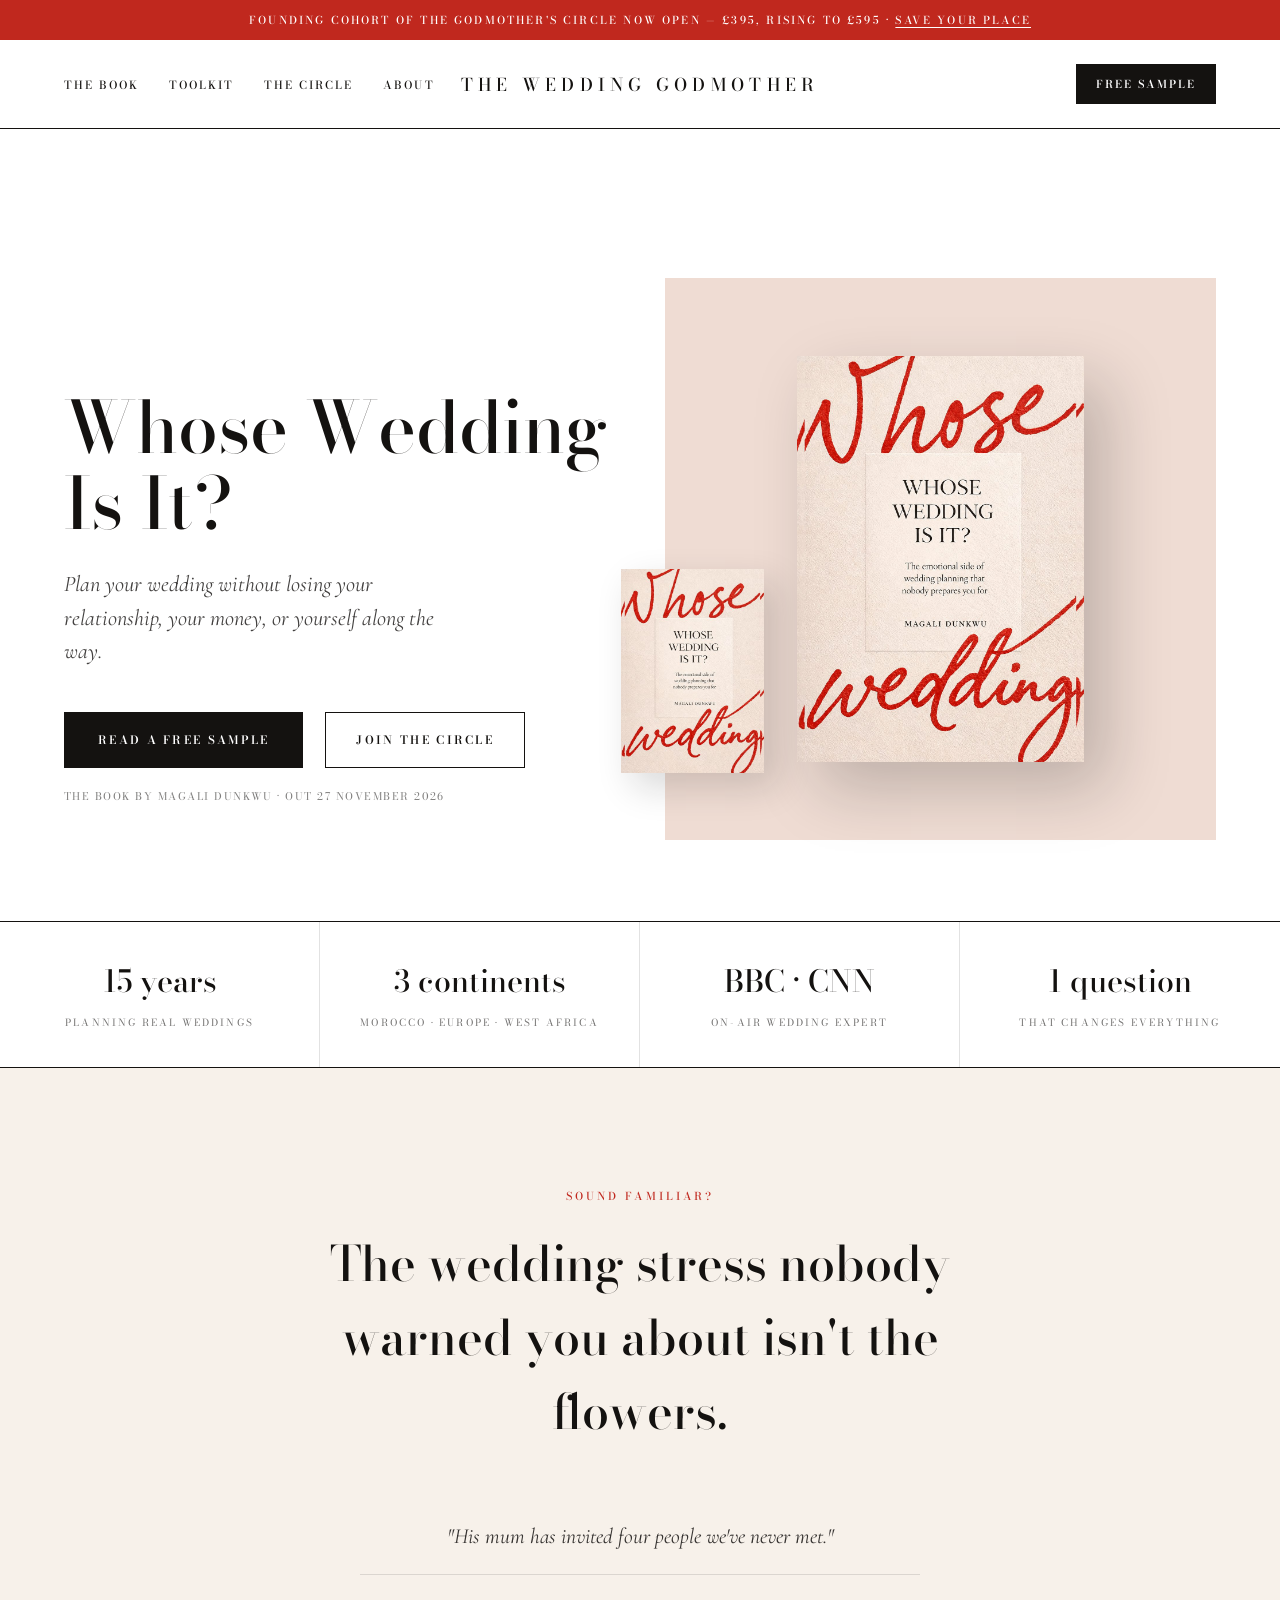
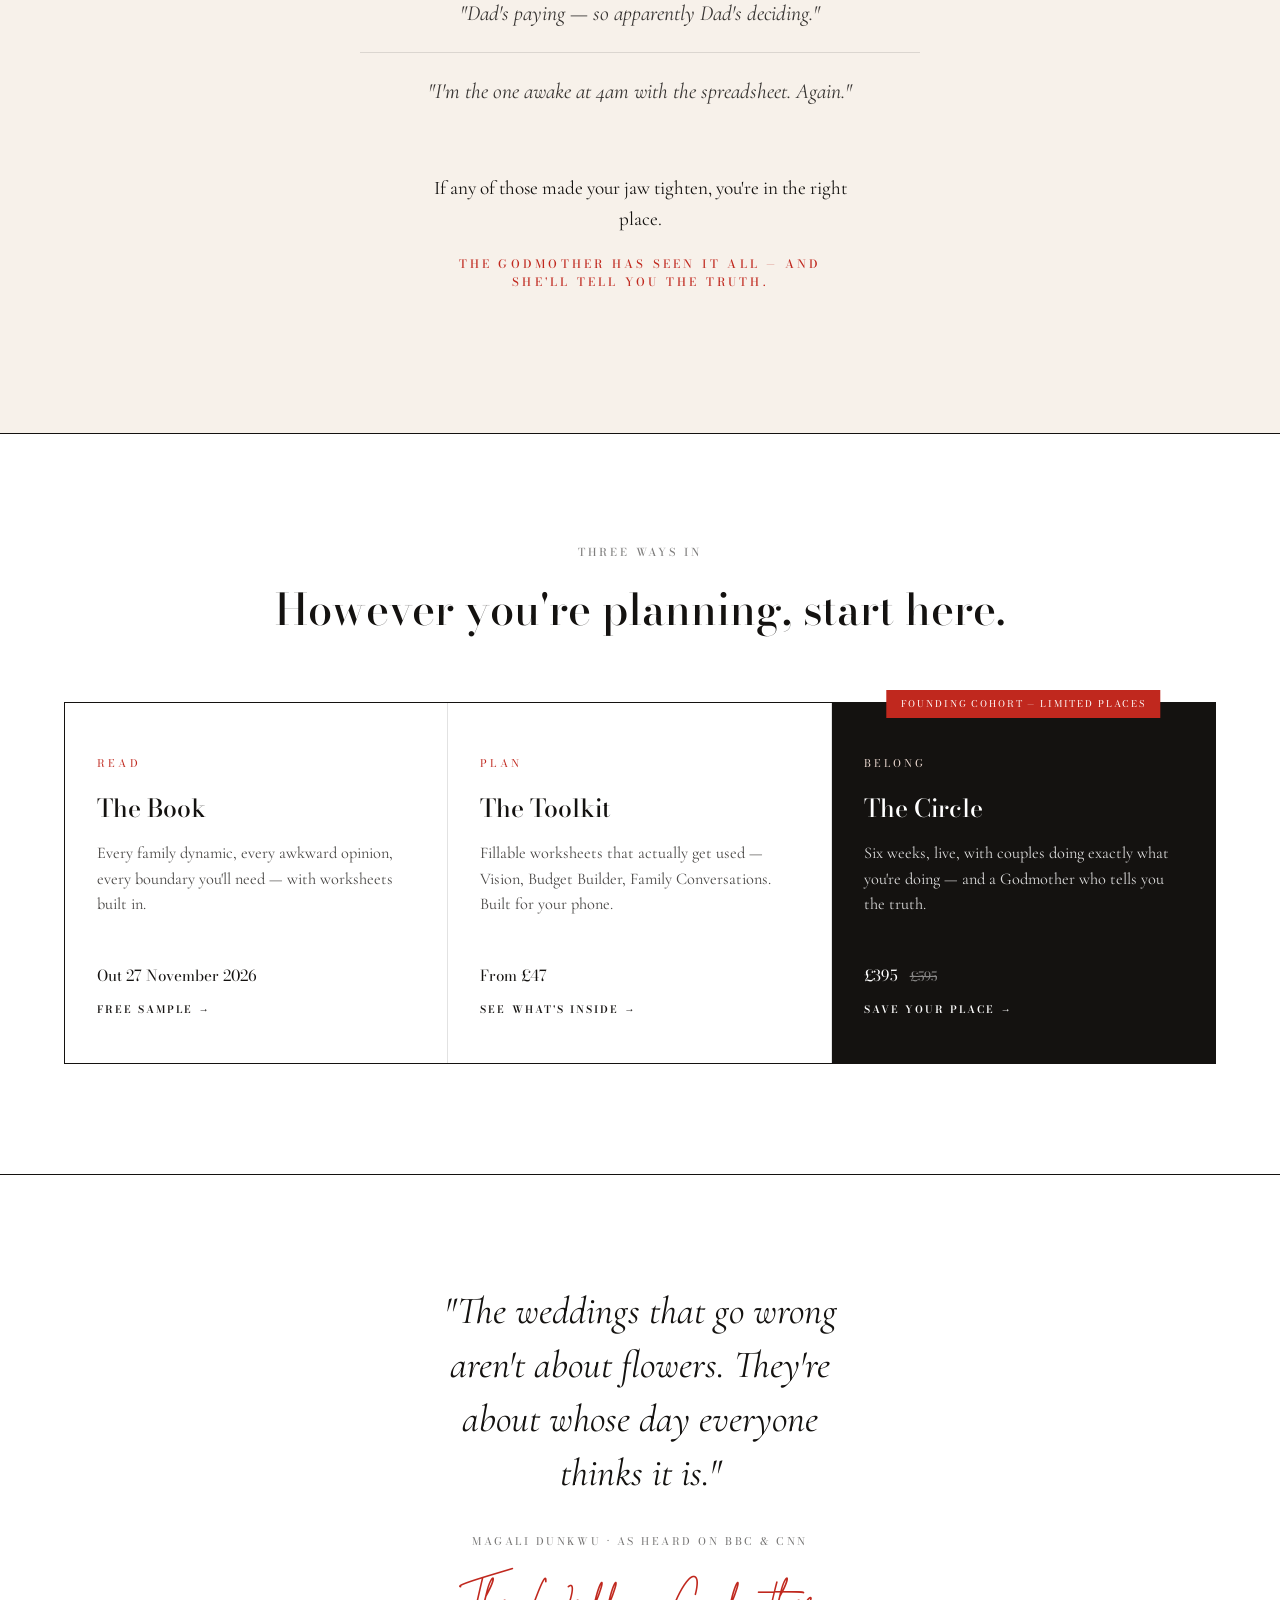
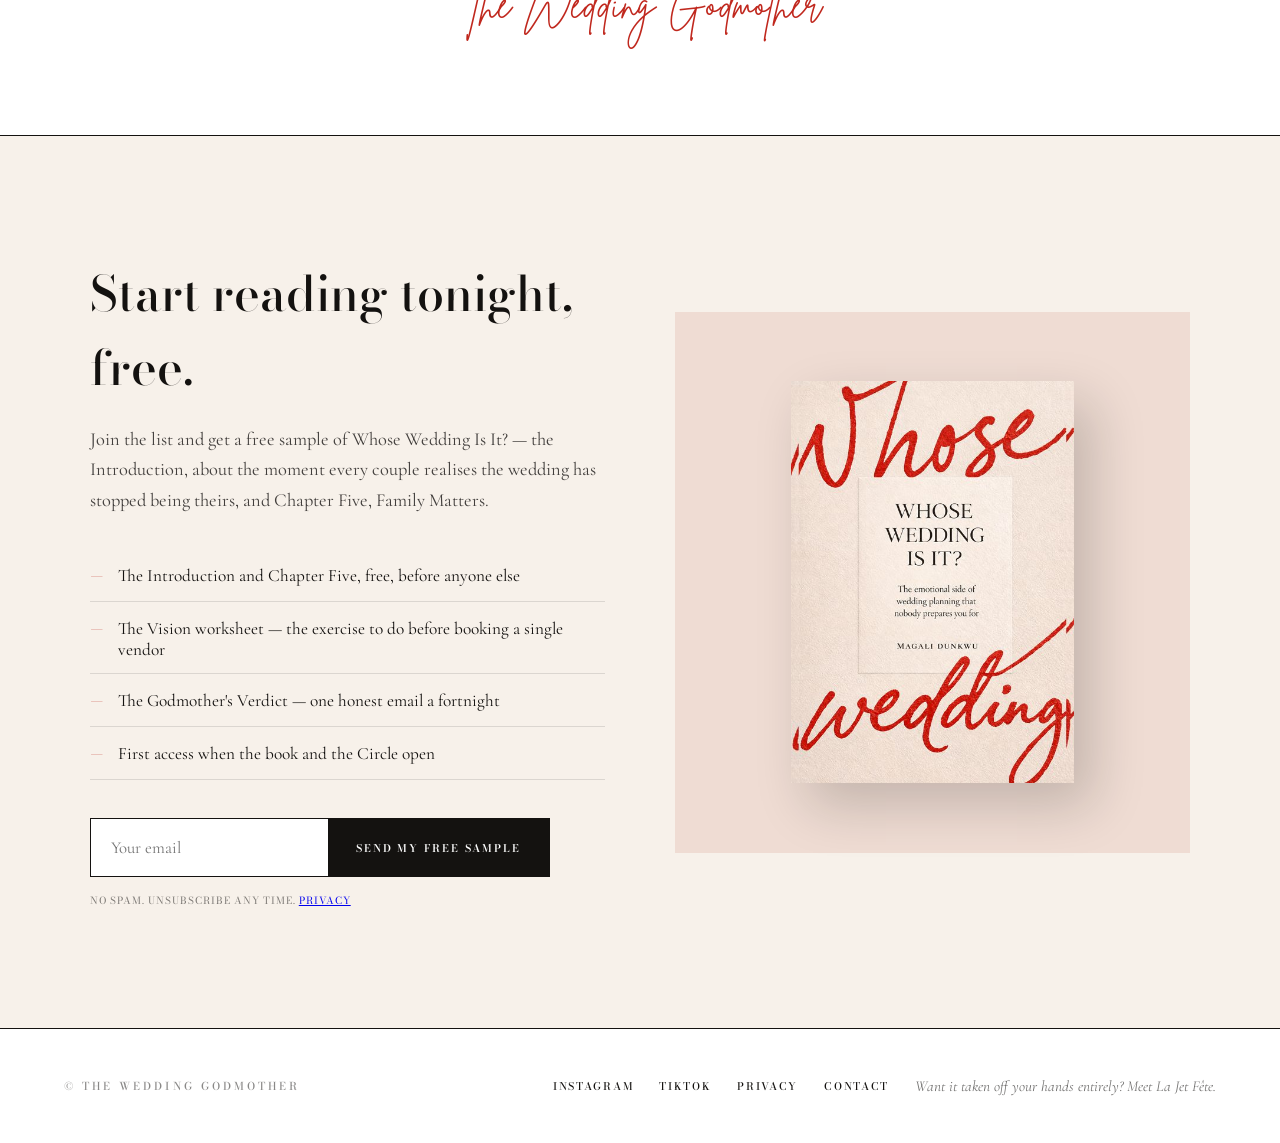
<file: index.html>
<!DOCTYPE html>
<html lang="en">
<head>
<meta charset="UTF-8">
<meta name="viewport" content="width=device-width, initial-scale=1.0">
<title>The Wedding Godmother — Whose Wedding Is It?</title>
<meta name="description" content="The emotional side of wedding planning nobody prepares you for. The book, the toolkit and the Circle by Magali Dunkwu — out 27 November 2026.">
<meta property="og:type" content="website">
<meta property="og:title" content="The Wedding Godmother — Whose Wedding Is It?">
<meta property="og:description" content="The emotional side of wedding planning nobody prepares you for. The book, the toolkit and the Circle by Magali Dunkwu — out 27 November 2026.">
<meta property="og:url" content="https://weddinggodmother.co.uk/">
<meta property="og:image" content="https://weddinggodmother.co.uk/assets/cover-lg.jpg">
<meta name="twitter:card" content="summary_large_image">
<link rel="preconnect" href="https://fonts.googleapis.com"><link rel="preconnect" href="https://fonts.gstatic.com" crossorigin><link href="https://fonts.googleapis.com/css2?family=Bodoni+Moda:ital,opsz,wght@0,6..96,400;0,6..96,500;0,6..96,600;1,6..96,400&family=Cormorant+Garamond:ital,wght@0,300;0,400;0,500;1,400;1,500&display=swap" rel="stylesheet">
<link rel="stylesheet" href="/styles.css">
</head>
<body>
<div class="announce" data-content-block="announcement">
  <span data-content="announcement_text">Founding cohort of The Godmother's Circle now open — £395, rising to £595</span> ·
  <a href="/circle/" data-content="announcement_link_text">Save your place</a>
</div>
<nav>
  <button class="hamburger" aria-label="Menu" onclick="document.getElementById('mm').classList.toggle('open')"><span></span><span></span><span></span></button>
  <div class="nav-menu"><a href="/book/">The Book</a><a href="/toolkit/">Toolkit</a><a href="/circle/">The Circle</a><a href="/about/">About</a></div>
  <a class="nav-mark" href="/">The Wedding Godmother</a>
  <a class="nav-cta" href="/#capture">Free sample</a>
</nav>
<div class="mobile-menu" id="mm"><a href="/book/">The Book</a><a href="/toolkit/">Toolkit</a><a href="/circle/">The Circle</a><a href="/about/">About</a></div>

<section class="hero" id="book">
  <div class="hero-copy">
    <h1 class="hero-title">Whose Wedding<br>Is It?</h1>
    <span class="hero-benefit">Plan your wedding without losing your relationship, your money, or yourself along the way.</span>
    <div class="hero-cta-row">
      <a class="btn-solid" href="#capture">Read a free sample</a>
      <a class="btn-ghost" href="/circle/">Join the Circle</a>
    </div>
    <span class="hero-micro">The book by Magali Dunkwu · Out 27 November 2026</span>
  </div>
  <div class="hero-visual">
    <div class="colour-block">
      <div class="book-flat"><img src="/assets/cover-sm.jpg" alt="" loading="lazy"></div>
      <div class="book-cover"><img src="/assets/cover-lg.jpg" alt="Whose Wedding Is It? by Magali Dunkwu — book cover"></div>
    </div>
  </div>
</section>

<div class="proof">
  <div class="proof-item"><span class="big">15 years</span><span class="small">Planning real weddings</span></div>
  <div class="proof-item"><span class="big">3 continents</span><span class="small">Morocco · Europe · West Africa</span></div>
  <div class="proof-item"><span class="big">BBC · CNN</span><span class="small">On-air wedding expert</span></div>
  <div class="proof-item"><span class="big">1 question</span><span class="small">That changes everything</span></div>
</div>

<section class="problem">
  <span class="label">Sound familiar?</span>
  <h2>The wedding stress nobody warned you about isn't the flowers.</h2>
  <div class="problem-lines">
    <p>"His mum has invited four people we've never met."</p>
    <p>"Dad's paying — so apparently Dad's deciding."</p>
    <p>"I'm the one awake at 4am with the spreadsheet. Again."</p>
  </div>
  <p class="resolve">If any of those made your jaw tighten, you're in the right place. <span class="label resolve-label">The Godmother has seen it all — and she'll tell you the truth.</span></p>
</section>

<section class="doors-wrap" id="doors">
  <div class="doors-head">
    <span class="label">Three ways in</span>
    <h2>However you're planning, start here.</h2>
  </div>
  <div class="doors">
    <a class="door" href="/book/">
      <span class="door-verb">Read</span>
      <h3>The Book</h3>
      <p>Every family dynamic, every awkward opinion, every boundary you'll need — with worksheets built in.</p>
      <span class="door-price">Out 27 November 2026</span>
      <span class="door-cta">Free sample →</span>
    </a>
    <a class="door" href="/toolkit/">
      <span class="door-verb">Plan</span>
      <h3>The Toolkit</h3>
      <p>Fillable worksheets that actually get used — Vision, Budget Builder, Family Conversations. Built for your phone.</p>
      <span class="door-price">From £47</span>
      <span class="door-cta">See what's inside →</span>
    </a>
    <a class="door featured" href="/circle/">
      <span class="badge" data-content="circle_badge">Founding cohort — limited places</span>
      <span class="door-verb">Belong</span>
      <h3>The Circle</h3>
      <p>Six weeks, live, with couples doing exactly what you're doing — and a Godmother who tells you the truth.</p>
      <span class="door-price"><span data-content="circle_price">£395</span> <s data-content="circle_price_old">£595</s></span>
      <span class="door-cta">Save your place →</span>
    </a>
  </div>
</section>


<section class="quote">
  <blockquote>"The weddings that go wrong aren't about flowers. They're about whose day everyone thinks it is."</blockquote>
  <span class="attr">Magali Dunkwu · As heard on BBC &amp; CNN</span>
  <span class="sig">The Wedding Godmother</span>
</section>

<section class="capture" id="capture">
  <div class="capture-grid">
    <div>
      <h2>Start reading tonight, free.</h2>
      <p class="lead">Join the list and get a free sample of Whose Wedding Is It? — the Introduction, about the moment every couple realises the wedding has stopped being theirs, and Chapter Five, Family Matters.</p>
      <ul class="capture-includes">
        <li>The Introduction and Chapter Five, free, before anyone else</li>
        <li>The Vision worksheet — the exercise to do before booking a single vendor</li>
        <li>The Godmother's Verdict — one honest email a fortnight</li>
        <li>First access when the book and the Circle open</li>
      </ul>
      <form class="capture-form" name="chapter-signup" method="POST" data-netlify="true" action="/thank-you/">
        <input type="hidden" name="form-name" value="chapter-signup">
        <input type="email" name="email" placeholder="Your email" aria-label="Email address" required>
        <button type="submit" class="capture-btn">Send my free sample</button>
      </form>
      <div class="capture-micro">No spam. Unsubscribe any time. <a href="/privacy/">Privacy</a></div>
    </div>
    <div class="capture-visual">
      <img src="/assets/cover-sm.jpg" alt="Whose Wedding Is It? book cover" loading="lazy">
    </div>
  </div>
</section>

<footer>
  <span class="label">© The Wedding Godmother</span>
  <div class="footer-links">
    <a href="https://www.instagram.com/wedgodmother/" target="_blank" rel="noopener">Instagram</a>
    <a href="https://www.tiktok.com/@wedgodmother" target="_blank" rel="noopener">TikTok</a>
    <a href="/privacy/">Privacy</a>
    <a href="/about/">Contact</a>
    <span class="footer-ljf">Want it taken off your hands entirely? Meet La Jet Fête.</span>
  </div>
</footer>
<script src="/js/site-content.js" defer></script>
</body>
</html>
</file>
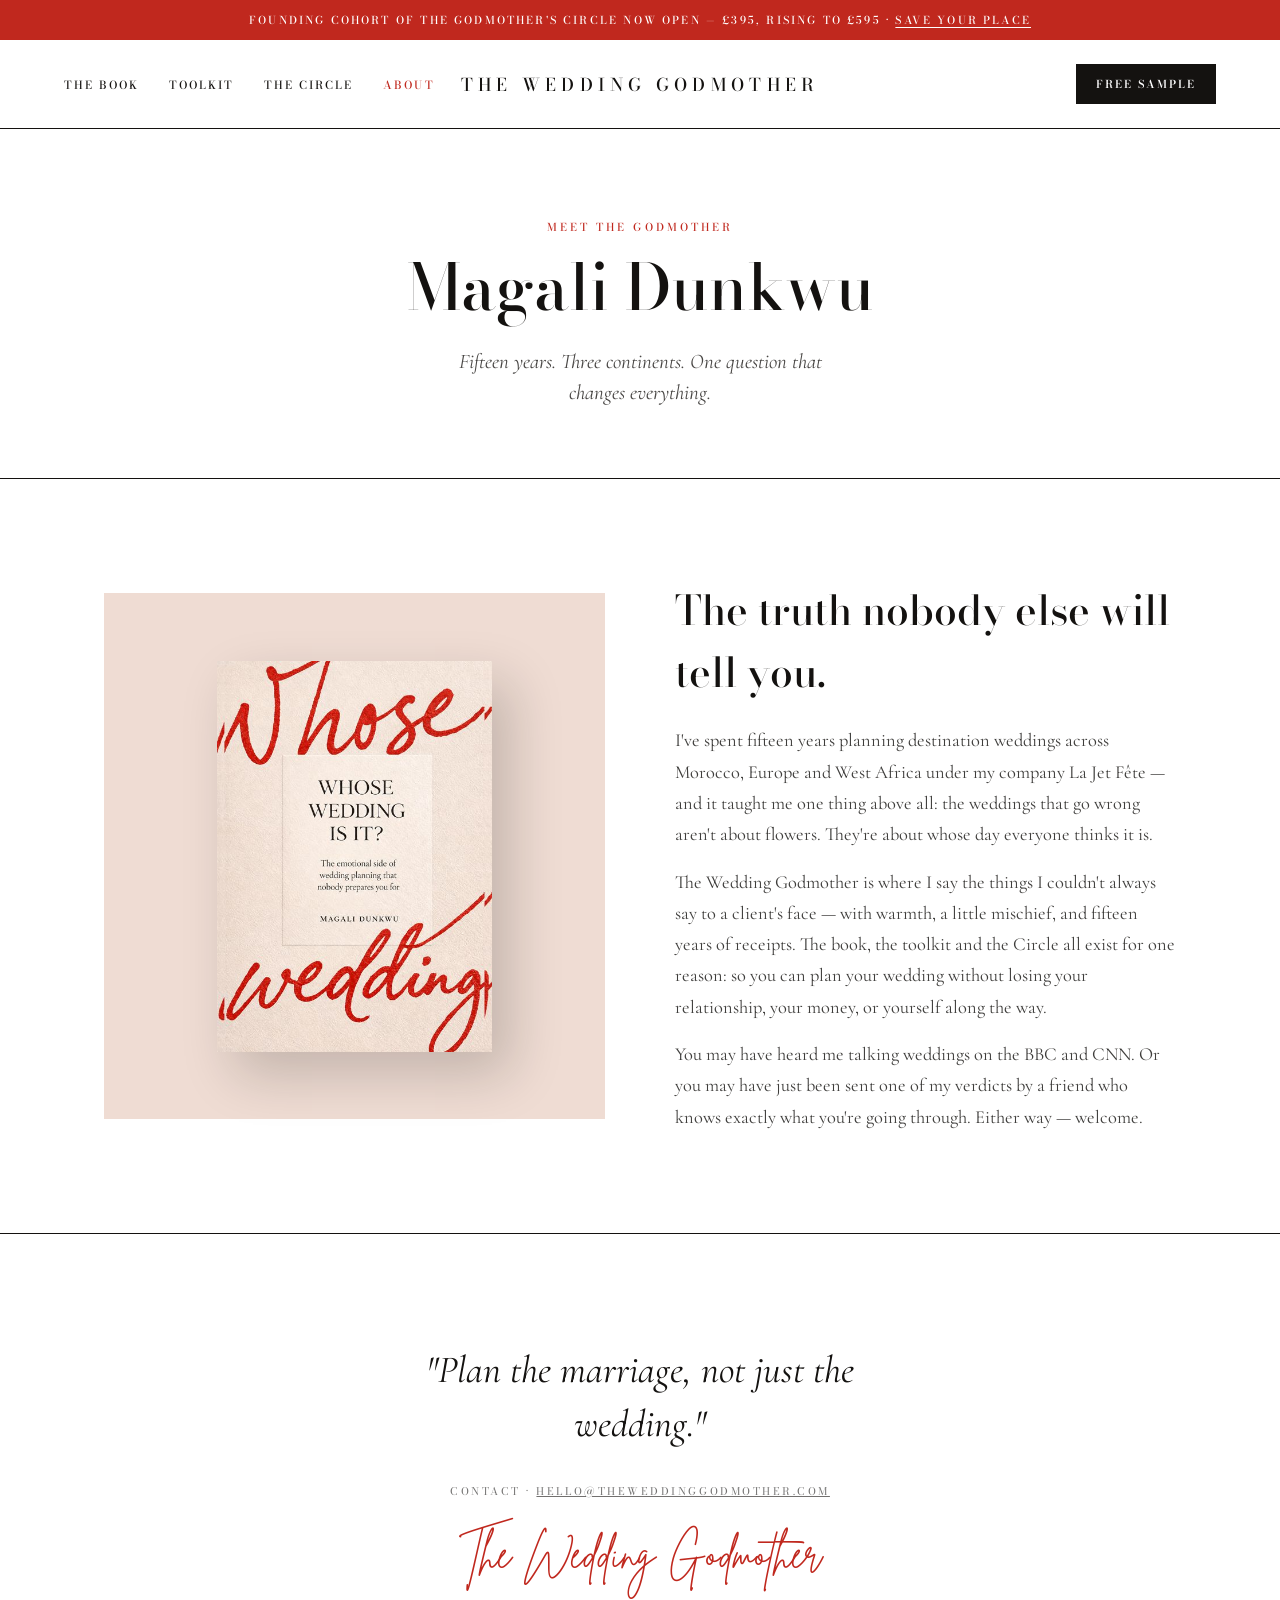
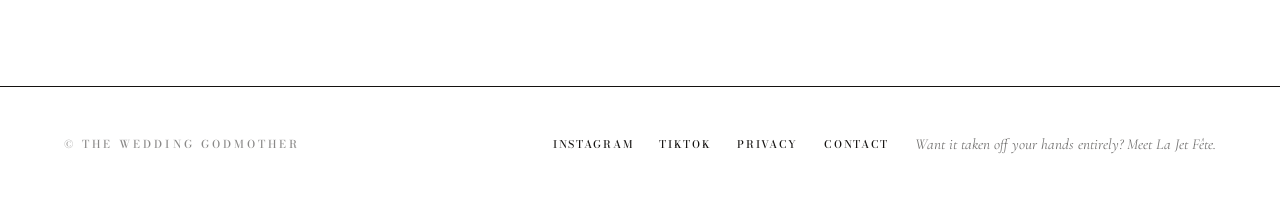
<file: about/index.html>
<!DOCTYPE html>
<html lang="en">
<head>
<meta charset="UTF-8">
<meta name="viewport" content="width=device-width, initial-scale=1.0">
<title>Meet the Godmother — Magali Dunkwu | The Wedding Godmother</title>
<meta name="description" content="Fifteen years planning destination weddings across Morocco, Europe and West Africa. BBC and CNN wedding expert. Founder of La Jet Fête.">
<meta property="og:type" content="website">
<meta property="og:title" content="Meet the Godmother — Magali Dunkwu | The Wedding Godmother">
<meta property="og:description" content="Fifteen years planning destination weddings across Morocco, Europe and West Africa. BBC and CNN wedding expert. Founder of La Jet Fête.">
<meta property="og:url" content="https://weddinggodmother.co.uk/about/">
<meta property="og:image" content="https://weddinggodmother.co.uk/assets/cover-lg.jpg">
<meta name="twitter:card" content="summary_large_image">
<link rel="preconnect" href="https://fonts.googleapis.com"><link rel="preconnect" href="https://fonts.gstatic.com" crossorigin><link href="https://fonts.googleapis.com/css2?family=Bodoni+Moda:ital,opsz,wght@0,6..96,400;0,6..96,500;0,6..96,600;1,6..96,400&family=Cormorant+Garamond:ital,wght@0,300;0,400;0,500;1,400;1,500&display=swap" rel="stylesheet">
<link rel="stylesheet" href="/styles.css">
</head>
<body>
<div class="announce" data-content-block="announcement">
  <span data-content="announcement_text">Founding cohort of The Godmother's Circle now open — £395, rising to £595</span> ·
  <a href="/circle/" data-content="announcement_link_text">Save your place</a>
</div>
<nav>
  <button class="hamburger" aria-label="Menu" onclick="document.getElementById('mm').classList.toggle('open')"><span></span><span></span><span></span></button>
  <div class="nav-menu"><a href="/book/">The Book</a><a href="/toolkit/">Toolkit</a><a href="/circle/">The Circle</a><a href="/about/" class="active">About</a></div>
  <a class="nav-mark" href="/">The Wedding Godmother</a>
  <a class="nav-cta" href="/#capture">Free sample</a>
</nav>
<div class="mobile-menu" id="mm"><a href="/book/">The Book</a><a href="/toolkit/">Toolkit</a><a href="/circle/">The Circle</a><a href="/about/" class="active">About</a></div>

<div class="page-head">
  <span class="label">Meet the Godmother</span>
  <h1>Magali Dunkwu</h1>
  <span class="sub">Fifteen years. Three continents. One question that changes everything.</span>
</div>

<div class="content-split">
  <div class="content-visual"><img src="/assets/cover-sm.jpg" alt="Whose Wedding Is It? book cover" loading="lazy"></div>
  <div>
    <h2>The truth nobody else will tell you.</h2>
    <p>I've spent fifteen years planning destination weddings across Morocco, Europe and West Africa under my company La Jet Fête — and it taught me one thing above all: the weddings that go wrong aren't about flowers. They're about whose day everyone thinks it is.</p>
    <p>The Wedding Godmother is where I say the things I couldn't always say to a client's face — with warmth, a little mischief, and fifteen years of receipts. The book, the toolkit and the Circle all exist for one reason: so you can plan your wedding without losing your relationship, your money, or yourself along the way.</p>
    <p>You may have heard me talking weddings on the BBC and CNN. Or you may have just been sent one of my verdicts by a friend who knows exactly what you're going through. Either way — welcome.</p>
  </div>
</div>

<section class="quote" style="border-top:1px solid var(--ink);">
  <blockquote>"Plan the marriage, not just the wedding."</blockquote>
  <span class="attr">Contact · <a href="mailto:hello@theweddinggodmother.com" data-content-email style="color:inherit;text-decoration:underline;">hello@theweddinggodmother.com</a></span>
  <span class="sig">The Wedding Godmother</span>
</section>
<footer>
  <span class="label">© The Wedding Godmother</span>
  <div class="footer-links">
    <a href="https://www.instagram.com/wedgodmother/" target="_blank" rel="noopener">Instagram</a>
    <a href="https://www.tiktok.com/@wedgodmother" target="_blank" rel="noopener">TikTok</a>
    <a href="/privacy/">Privacy</a>
    <a href="/about/">Contact</a>
    <span class="footer-ljf">Want it taken off your hands entirely? Meet La Jet Fête.</span>
  </div>
</footer>
<script src="/js/site-content.js" defer></script>
</body>
</html>
</file>
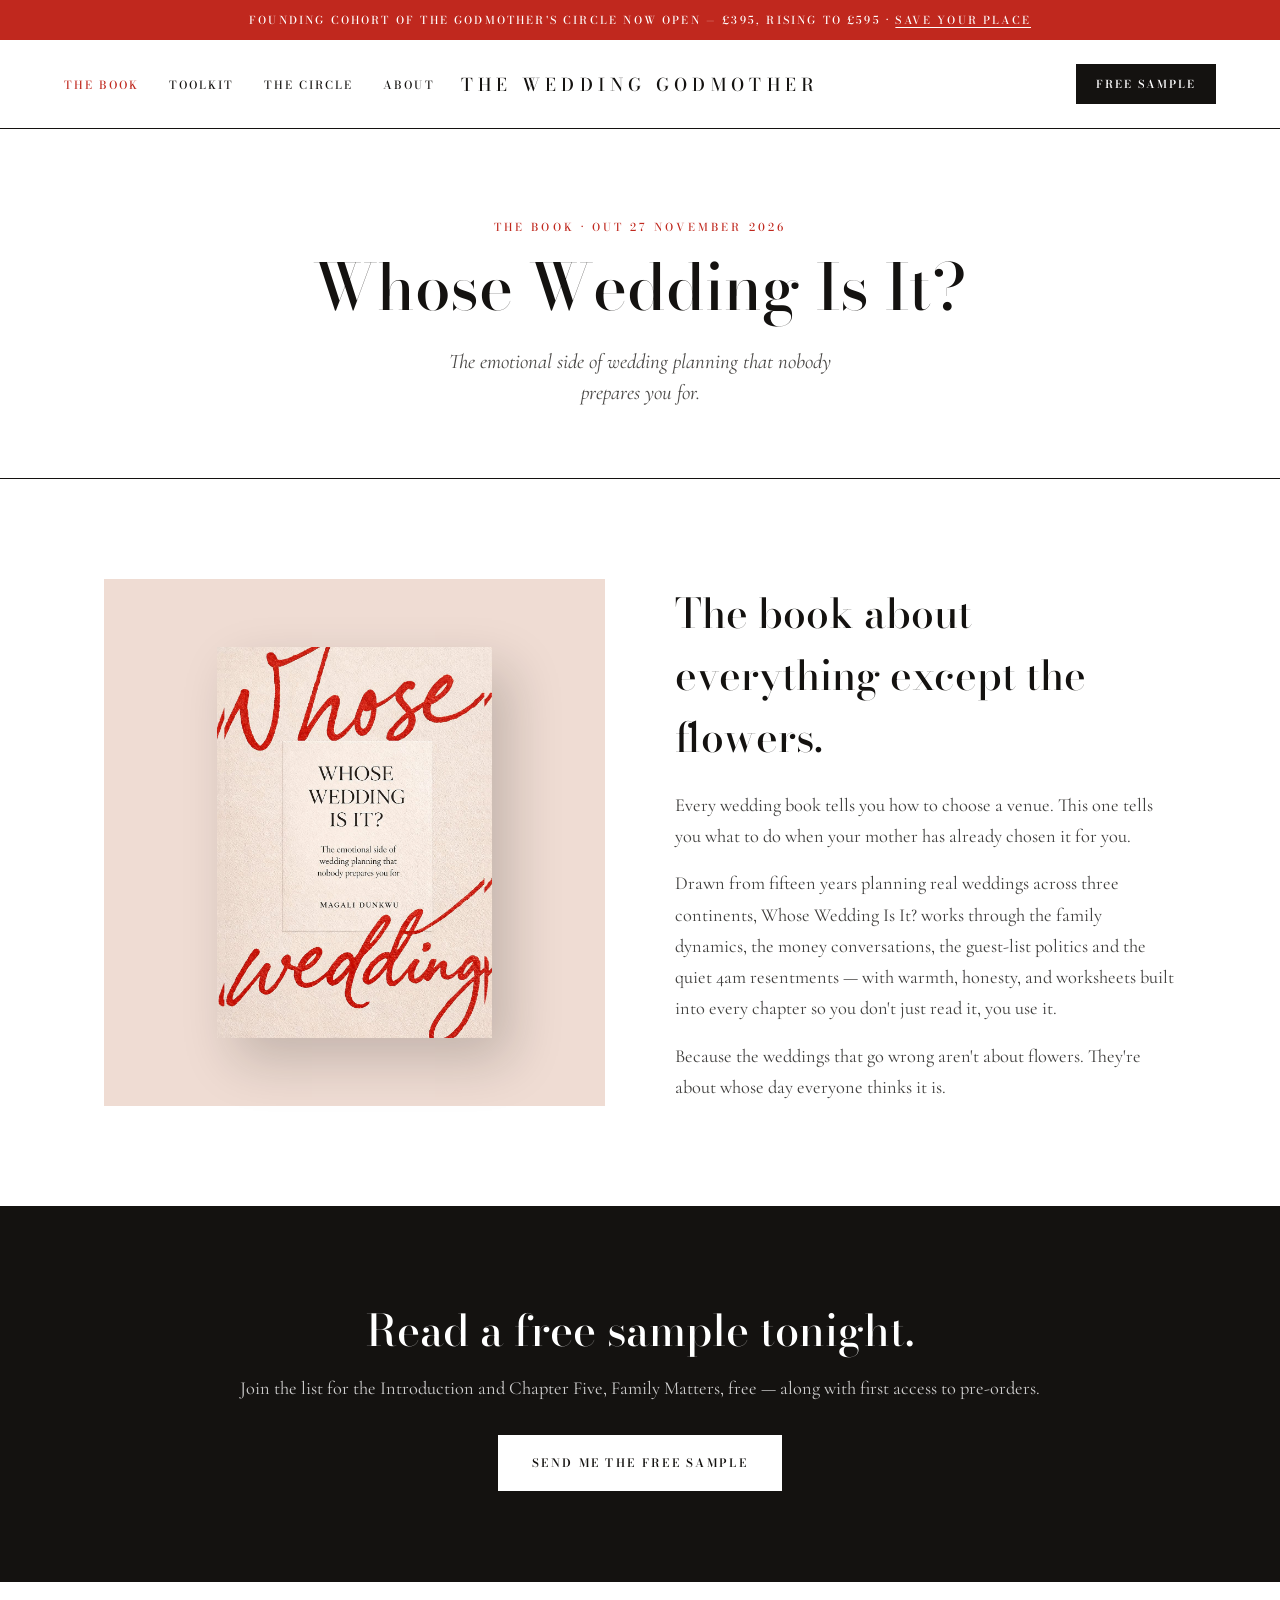
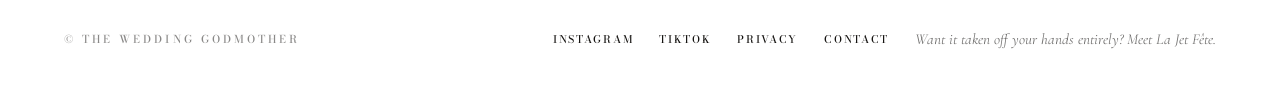
<file: book/index.html>
<!DOCTYPE html>
<html lang="en">
<head>
<meta charset="UTF-8">
<meta name="viewport" content="width=device-width, initial-scale=1.0">
<title>Whose Wedding Is It? — The Book | The Wedding Godmother</title>
<meta name="description" content="The emotional side of wedding planning that nobody prepares you for. By Magali Dunkwu, out 27 November 2026. Read a free sample.">
<meta property="og:type" content="website">
<meta property="og:title" content="Whose Wedding Is It? — The Book | The Wedding Godmother">
<meta property="og:description" content="The emotional side of wedding planning that nobody prepares you for. By Magali Dunkwu, out 27 November 2026. Read a free sample.">
<meta property="og:url" content="https://weddinggodmother.co.uk/book/">
<meta property="og:image" content="https://weddinggodmother.co.uk/assets/cover-lg.jpg">
<meta name="twitter:card" content="summary_large_image">
<link rel="preconnect" href="https://fonts.googleapis.com"><link rel="preconnect" href="https://fonts.gstatic.com" crossorigin><link href="https://fonts.googleapis.com/css2?family=Bodoni+Moda:ital,opsz,wght@0,6..96,400;0,6..96,500;0,6..96,600;1,6..96,400&family=Cormorant+Garamond:ital,wght@0,300;0,400;0,500;1,400;1,500&display=swap" rel="stylesheet">
<link rel="stylesheet" href="/styles.css">
</head>
<body>
<div class="announce" data-content-block="announcement">
  <span data-content="announcement_text">Founding cohort of The Godmother's Circle now open — £395, rising to £595</span> ·
  <a href="/circle/" data-content="announcement_link_text">Save your place</a>
</div>
<nav>
  <button class="hamburger" aria-label="Menu" onclick="document.getElementById('mm').classList.toggle('open')"><span></span><span></span><span></span></button>
  <div class="nav-menu"><a href="/book/" class="active">The Book</a><a href="/toolkit/">Toolkit</a><a href="/circle/">The Circle</a><a href="/about/">About</a></div>
  <a class="nav-mark" href="/">The Wedding Godmother</a>
  <a class="nav-cta" href="/#capture">Free sample</a>
</nav>
<div class="mobile-menu" id="mm"><a href="/book/" class="active">The Book</a><a href="/toolkit/">Toolkit</a><a href="/circle/">The Circle</a><a href="/about/">About</a></div>

<div class="page-head">
  <span class="label">The Book · Out 27 November 2026</span>
  <h1>Whose Wedding Is It?</h1>
  <span class="sub">The emotional side of wedding planning that nobody prepares you for.</span>
</div>

<div class="content-split">
  <div class="content-visual"><img src="/assets/cover-lg.jpg" alt="Whose Wedding Is It? book cover"></div>
  <div>
    <h2>The book about everything except the flowers.</h2>
    <p>Every wedding book tells you how to choose a venue. This one tells you what to do when your mother has already chosen it for you.</p>
    <p>Drawn from fifteen years planning real weddings across three continents, Whose Wedding Is It? works through the family dynamics, the money conversations, the guest-list politics and the quiet 4am resentments — with warmth, honesty, and worksheets built into every chapter so you don't just read it, you use it.</p>
    <p>Because the weddings that go wrong aren't about flowers. They're about whose day everyone thinks it is.</p>
  </div>
</div>

<div class="cta-band">
  <h2>Read a free sample tonight.</h2>
  <p>Join the list for the Introduction and Chapter Five, Family Matters, free — along with first access to pre-orders.</p>
  <a class="btn-solid" href="/#capture">Send me the free sample</a>
</div>
<footer>
  <span class="label">© The Wedding Godmother</span>
  <div class="footer-links">
    <a href="https://www.instagram.com/wedgodmother/" target="_blank" rel="noopener">Instagram</a>
    <a href="https://www.tiktok.com/@wedgodmother" target="_blank" rel="noopener">TikTok</a>
    <a href="/privacy/">Privacy</a>
    <a href="/about/">Contact</a>
    <span class="footer-ljf">Want it taken off your hands entirely? Meet La Jet Fête.</span>
  </div>
</footer>
<script src="/js/site-content.js" defer></script>
</body>
</html>
</file>
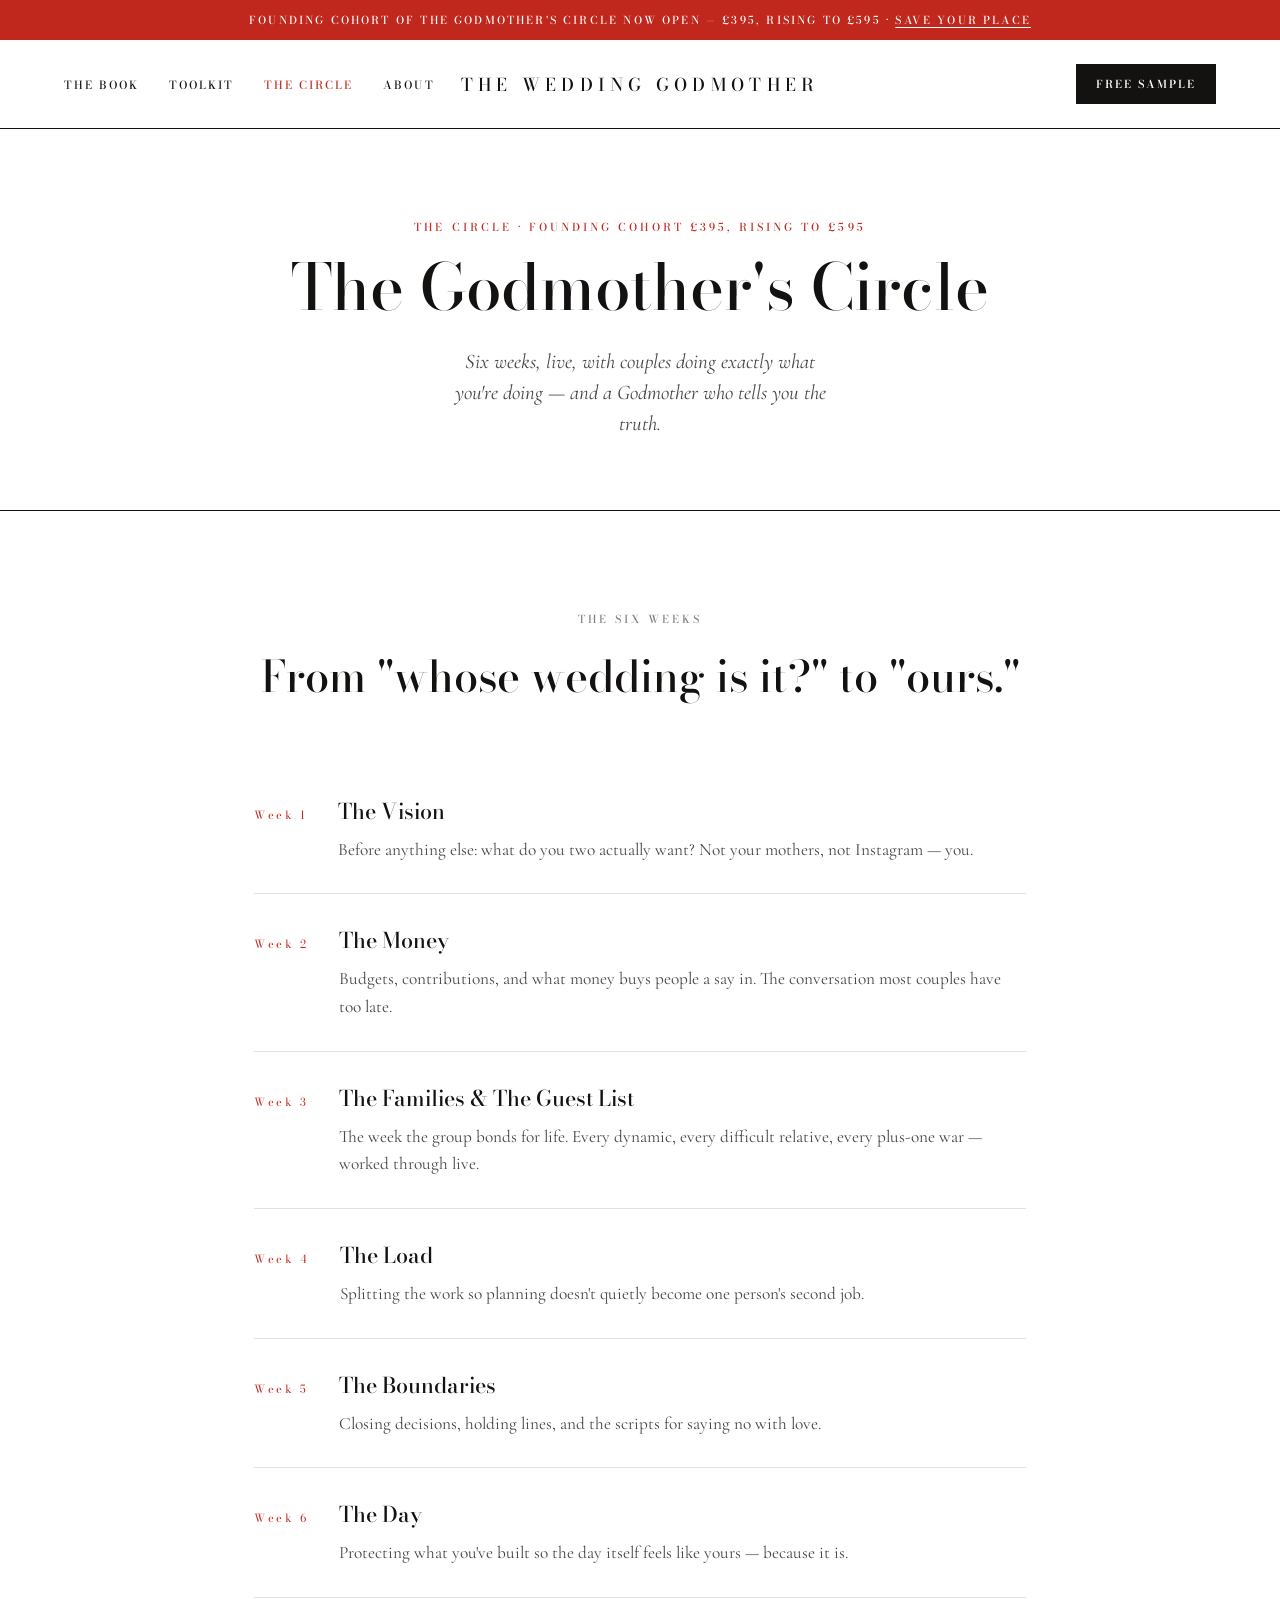
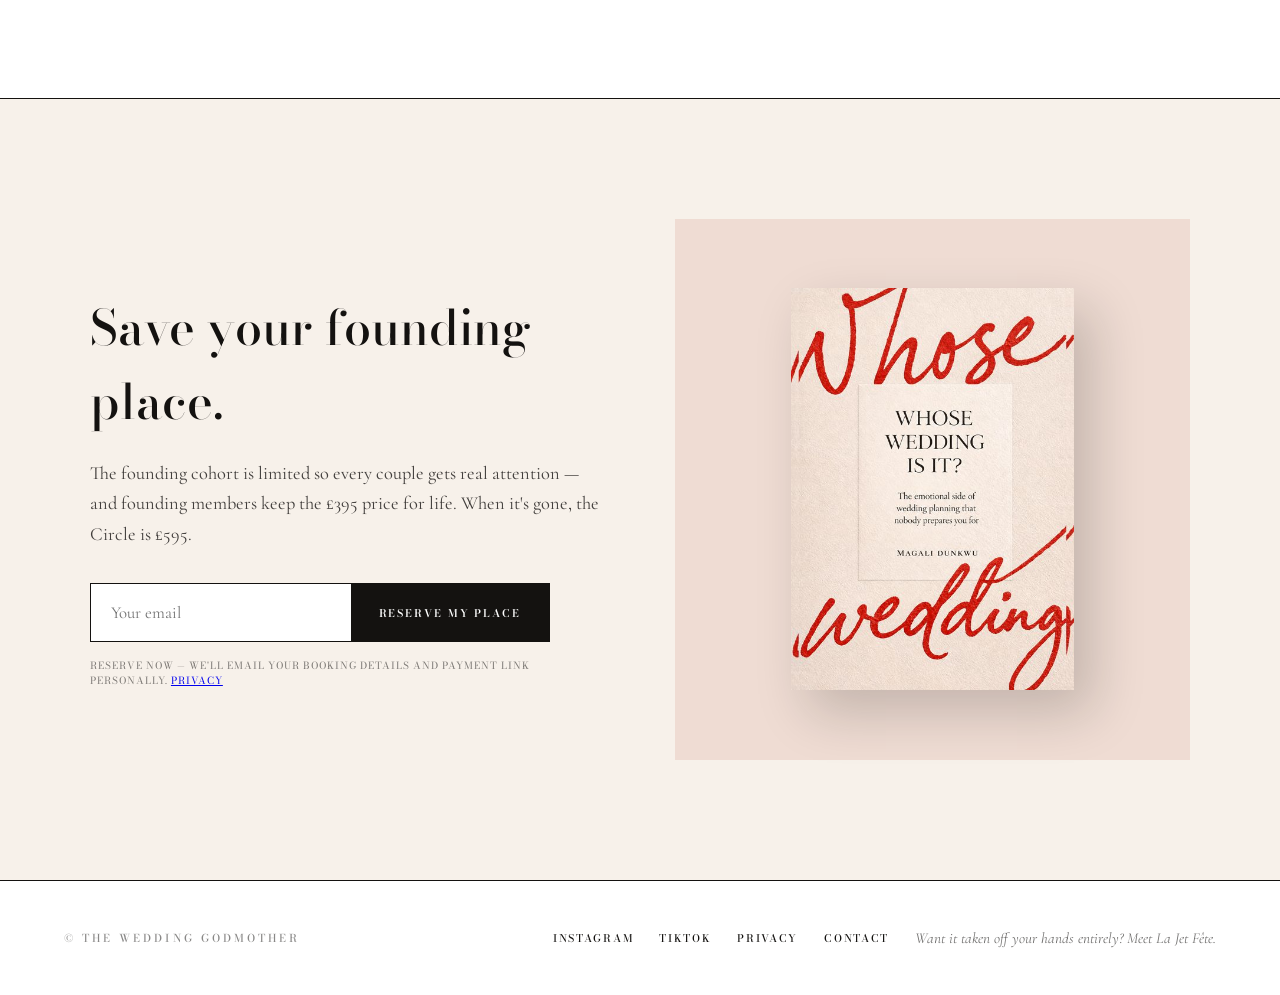
<file: circle/index.html>
<!DOCTYPE html>
<html lang="en">
<head>
<meta charset="UTF-8">
<meta name="viewport" content="width=device-width, initial-scale=1.0">
<title>The Godmother's Circle — Six-Week Live Cohort for Couples | The Wedding Godmother</title>
<meta name="description" content="Six weeks, live, with couples planning right now — and a Godmother who tells you the truth. Founding cohort £395, rising to £595.">
<meta property="og:type" content="website">
<meta property="og:title" content="The Godmother's Circle — Six-Week Live Cohort for Couples | The Wedding Godmother">
<meta property="og:description" content="Six weeks, live, with couples planning right now — and a Godmother who tells you the truth. Founding cohort £395, rising to £595.">
<meta property="og:url" content="https://weddinggodmother.co.uk/circle/">
<meta property="og:image" content="https://weddinggodmother.co.uk/assets/cover-lg.jpg">
<meta name="twitter:card" content="summary_large_image">
<link rel="preconnect" href="https://fonts.googleapis.com"><link rel="preconnect" href="https://fonts.gstatic.com" crossorigin><link href="https://fonts.googleapis.com/css2?family=Bodoni+Moda:ital,opsz,wght@0,6..96,400;0,6..96,500;0,6..96,600;1,6..96,400&family=Cormorant+Garamond:ital,wght@0,300;0,400;0,500;1,400;1,500&display=swap" rel="stylesheet">
<link rel="stylesheet" href="/styles.css">
</head>
<body>
<div class="announce" data-content-block="announcement">
  <span data-content="announcement_text">Founding cohort of The Godmother's Circle now open — £395, rising to £595</span> ·
  <a href="/circle/" data-content="announcement_link_text">Save your place</a>
</div>
<nav>
  <button class="hamburger" aria-label="Menu" onclick="document.getElementById('mm').classList.toggle('open')"><span></span><span></span><span></span></button>
  <div class="nav-menu"><a href="/book/">The Book</a><a href="/toolkit/">Toolkit</a><a href="/circle/" class="active">The Circle</a><a href="/about/">About</a></div>
  <a class="nav-mark" href="/">The Wedding Godmother</a>
  <a class="nav-cta" href="/#capture">Free sample</a>
</nav>
<div class="mobile-menu" id="mm"><a href="/book/">The Book</a><a href="/toolkit/">Toolkit</a><a href="/circle/" class="active">The Circle</a><a href="/about/">About</a></div>

<div class="page-head">
  <span class="label"><span data-content="circle_page_label">The Circle · Founding cohort £395, rising to £595</span></span>
  <h1>The Godmother's Circle</h1>
  <span class="sub">Six weeks, live, with couples doing exactly what you're doing — and a Godmother who tells you the truth.</span>
</div>

<div class="list-block" style="border-top:none;">
  <span class="label">The six weeks</span>
  <h2>From "whose wedding is it?" to "ours."</h2>
  <div class="item-row"><span class="num">Week 1</span><div><h3>The Vision</h3><p>Before anything else: what do you two actually want? Not your mothers, not Instagram — you.</p></div></div>
  <div class="item-row"><span class="num">Week 2</span><div><h3>The Money</h3><p>Budgets, contributions, and what money buys people a say in. The conversation most couples have too late.</p></div></div>
  <div class="item-row"><span class="num">Week 3</span><div><h3>The Families &amp; The Guest List</h3><p>The week the group bonds for life. Every dynamic, every difficult relative, every plus-one war — worked through live.</p></div></div>
  <div class="item-row"><span class="num">Week 4</span><div><h3>The Load</h3><p>Splitting the work so planning doesn't quietly become one person's second job.</p></div></div>
  <div class="item-row"><span class="num">Week 5</span><div><h3>The Boundaries</h3><p>Closing decisions, holding lines, and the scripts for saying no with love.</p></div></div>
  <div class="item-row"><span class="num">Week 6</span><div><h3>The Day</h3><p>Protecting what you've built so the day itself feels like yours — because it is.</p></div></div>
</div>

<section class="capture" id="waitlist">
  <div class="capture-grid">
    <div>
      <h2 data-content="circle_waitlist_heading">Save your founding place.</h2>
      <p class="lead" data-content="circle_waitlist_lead">The founding cohort is limited so every couple gets real attention — and founding members keep the £395 price for life. When it's gone, the Circle is £595.</p>
      <form class="capture-form" name="circle-waitlist" method="POST" data-netlify="true">
        <input type="hidden" name="form-name" value="circle-waitlist">
        <input type="email" name="email" placeholder="Your email" aria-label="Email address" required>
        <button type="submit" class="capture-btn">Reserve my place</button>
      </form>
      <div class="capture-micro">Reserve now — we'll email your booking details and payment link personally. <a href="/privacy/">Privacy</a></div>
    </div>
    <div class="content-visual"><img src="/assets/cover-sm.jpg" alt="Whose Wedding Is It? book cover" loading="lazy"></div>
  </div>
</section>
<footer>
  <span class="label">© The Wedding Godmother</span>
  <div class="footer-links">
    <a href="https://www.instagram.com/wedgodmother/" target="_blank" rel="noopener">Instagram</a>
    <a href="https://www.tiktok.com/@wedgodmother" target="_blank" rel="noopener">TikTok</a>
    <a href="/privacy/">Privacy</a>
    <a href="/about/">Contact</a>
    <span class="footer-ljf">Want it taken off your hands entirely? Meet La Jet Fête.</span>
  </div>
</footer>
<script src="/js/site-content.js" defer></script>
</body>
</html>
</file>
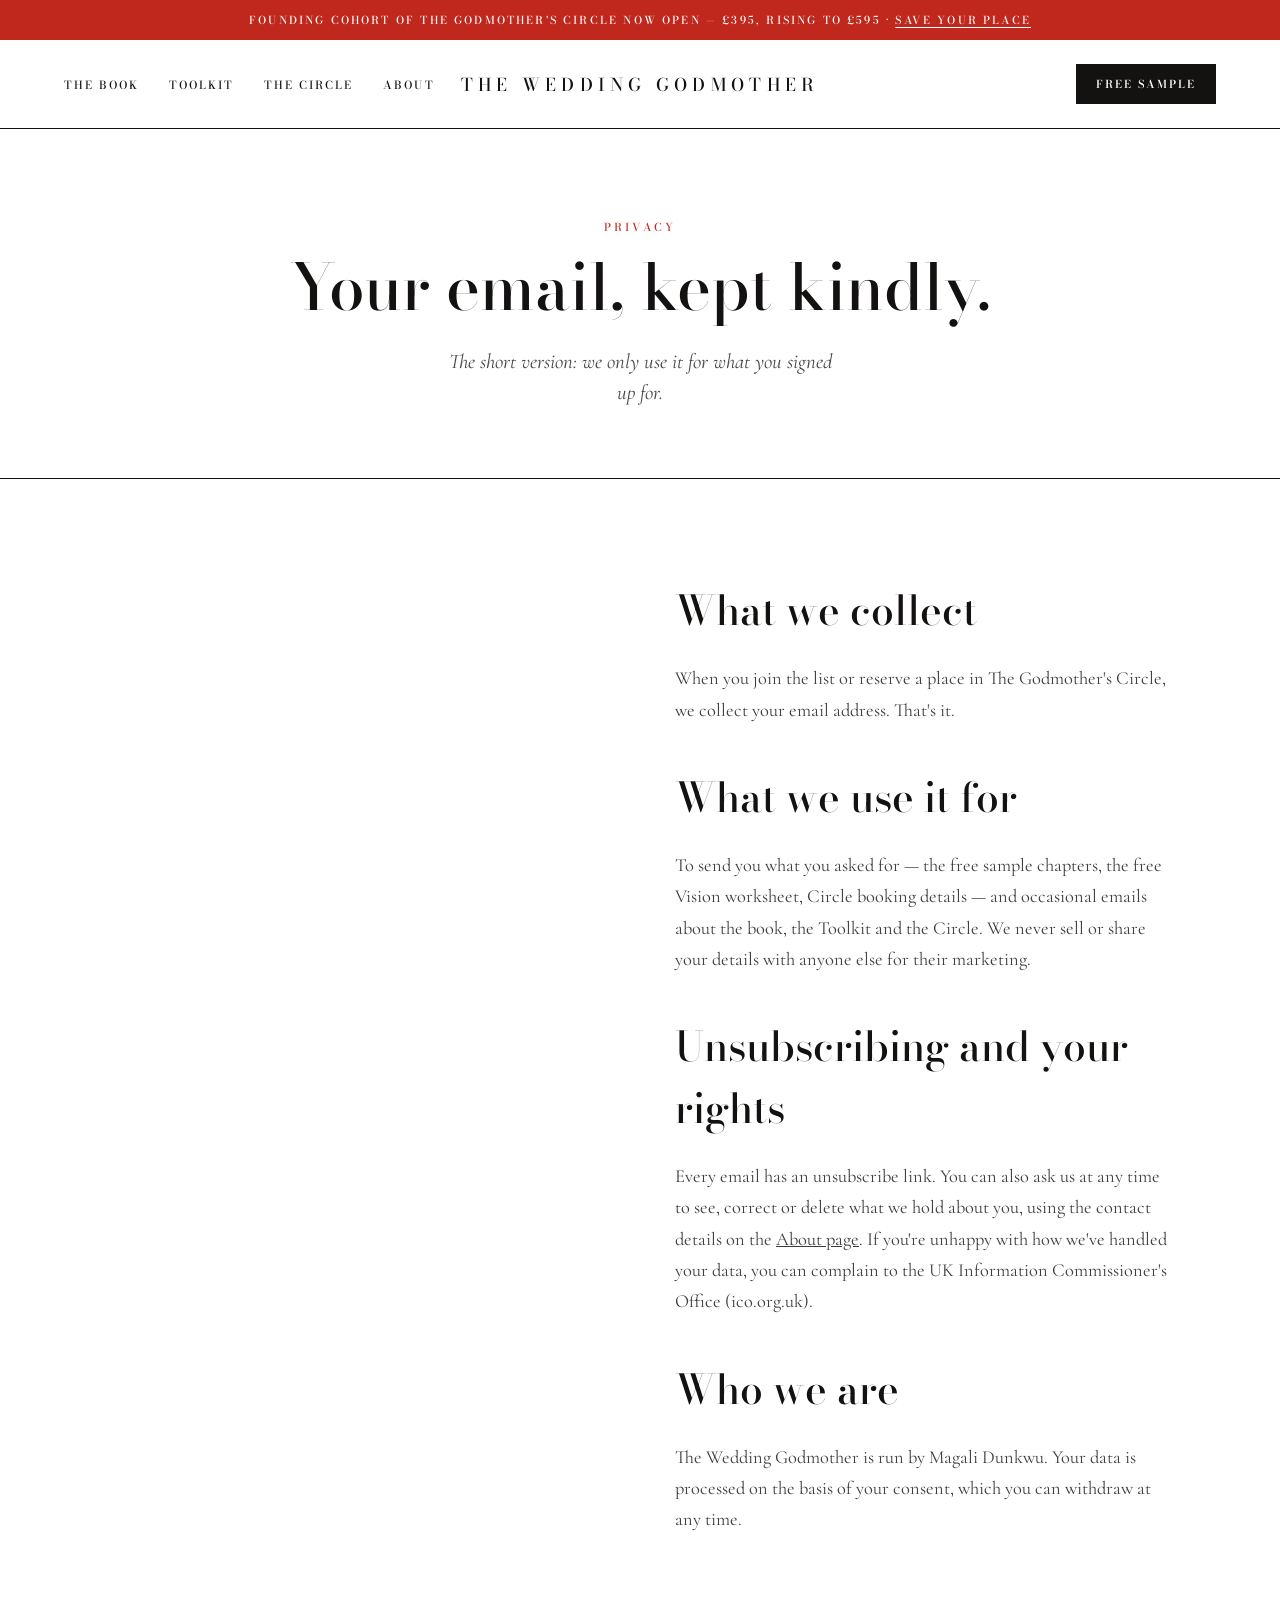
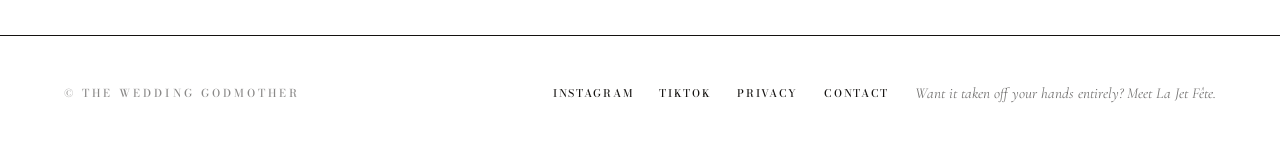
<file: privacy/index.html>
<!DOCTYPE html>
<html lang="en">
<head>
<meta charset="UTF-8">
<meta name="viewport" content="width=device-width, initial-scale=1.0">
<title>Privacy | The Wedding Godmother</title>
<meta name="description" content="How The Wedding Godmother uses your email address.">
<meta property="og:type" content="website">
<meta property="og:title" content="Privacy | The Wedding Godmother">
<meta property="og:description" content="How The Wedding Godmother uses your email address.">
<meta property="og:url" content="https://weddinggodmother.co.uk/privacy/">
<meta property="og:image" content="https://weddinggodmother.co.uk/assets/cover-lg.jpg">
<meta name="twitter:card" content="summary_large_image">
<link rel="preconnect" href="https://fonts.googleapis.com"><link rel="preconnect" href="https://fonts.gstatic.com" crossorigin><link href="https://fonts.googleapis.com/css2?family=Bodoni+Moda:ital,opsz,wght@0,6..96,400;0,6..96,500;0,6..96,600;1,6..96,400&family=Cormorant+Garamond:ital,wght@0,300;0,400;0,500;1,400;1,500&display=swap" rel="stylesheet">
<link rel="stylesheet" href="/styles.css">
</head>
<body>
<div class="announce" data-content-block="announcement">
  <span data-content="announcement_text">Founding cohort of The Godmother's Circle now open — £395, rising to £595</span> ·
  <a href="/circle/" data-content="announcement_link_text">Save your place</a>
</div>
<nav>
  <button class="hamburger" aria-label="Menu" onclick="document.getElementById('mm').classList.toggle('open')"><span></span><span></span><span></span></button>
  <div class="nav-menu"><a href="/book/">The Book</a><a href="/toolkit/">Toolkit</a><a href="/circle/">The Circle</a><a href="/about/">About</a></div>
  <a class="nav-mark" href="/">The Wedding Godmother</a>
  <a class="nav-cta" href="/#capture">Free sample</a>
</nav>
<div class="mobile-menu" id="mm"><a href="/book/">The Book</a><a href="/toolkit/">Toolkit</a><a href="/circle/">The Circle</a><a href="/about/">About</a></div>

<div class="page-head">
  <span class="label">Privacy</span>
  <h1>Your email, kept kindly.</h1>
  <span class="sub">The short version: we only use it for what you signed up for.</span>
</div>

<div class="content-split">
  <div></div>
  <div>
    <h2>What we collect</h2>
    <p>When you join the list or reserve a place in The Godmother's Circle, we collect your email address. That's it.</p>
    <h2 style="margin-top:2.5rem;">What we use it for</h2>
    <p>To send you what you asked for — the free sample chapters, the free Vision worksheet, Circle booking details — and occasional emails about the book, the Toolkit and the Circle. We never sell or share your details with anyone else for their marketing.</p>
    <h2 style="margin-top:2.5rem;">Unsubscribing and your rights</h2>
    <p>Every email has an unsubscribe link. You can also ask us at any time to see, correct or delete what we hold about you, using the contact details on the <a href="/about/" style="color:inherit;text-decoration:underline;">About page</a>. If you're unhappy with how we've handled your data, you can complain to the UK Information Commissioner's Office (ico.org.uk).</p>
    <h2 style="margin-top:2.5rem;">Who we are</h2>
    <p>The Wedding Godmother is run by Magali Dunkwu. Your data is processed on the basis of your consent, which you can withdraw at any time.</p>
  </div>
</div>
<footer>
  <span class="label">© The Wedding Godmother</span>
  <div class="footer-links">
    <a href="https://www.instagram.com/wedgodmother/" target="_blank" rel="noopener">Instagram</a>
    <a href="https://www.tiktok.com/@wedgodmother" target="_blank" rel="noopener">TikTok</a>
    <a href="/privacy/">Privacy</a>
    <a href="/about/">Contact</a>
    <span class="footer-ljf">Want it taken off your hands entirely? Meet La Jet Fête.</span>
  </div>
</footer>
<script src="/js/site-content.js" defer></script>
</body>
</html>
</file>
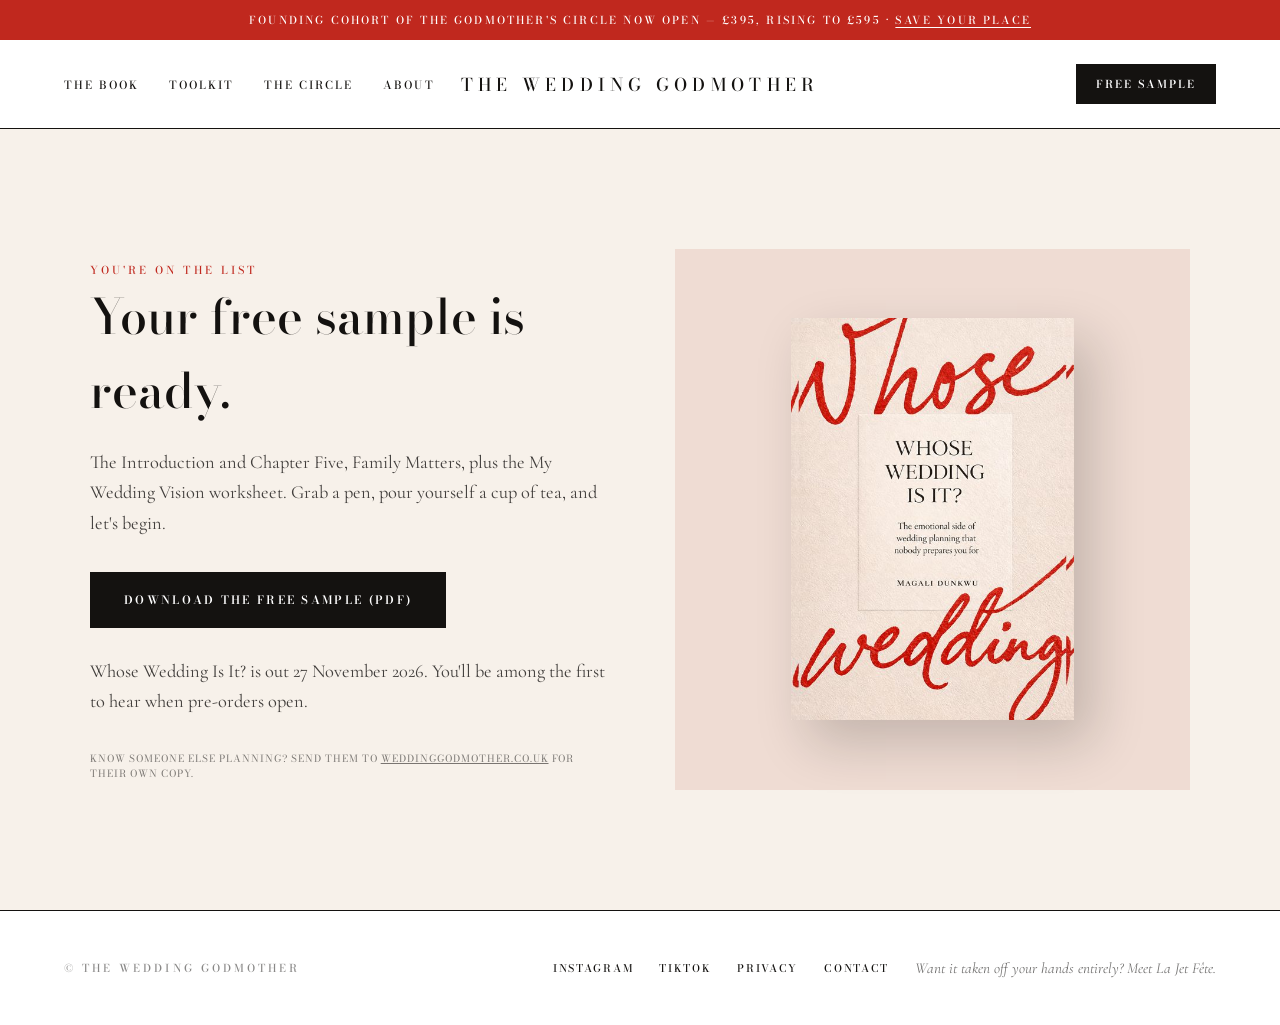
<file: thank-you/index.html>
<!DOCTYPE html>
<html lang="en">
<head>
<meta charset="UTF-8">
<meta name="viewport" content="width=device-width, initial-scale=1.0">
<title>Your free sample | The Wedding Godmother</title>
<meta name="robots" content="noindex">
<meta name="description" content="How The Wedding Godmother uses your email address.">
<meta property="og:type" content="website">
<meta property="og:title" content="Your free sample | The Wedding Godmother">
<meta property="og:description" content="How The Wedding Godmother uses your email address.">
<meta property="og:url" content="https://weddinggodmother.co.uk/thank-you/">
<meta property="og:image" content="https://weddinggodmother.co.uk/assets/cover-lg.jpg">
<meta name="twitter:card" content="summary_large_image">
<link rel="preconnect" href="https://fonts.googleapis.com"><link rel="preconnect" href="https://fonts.gstatic.com" crossorigin><link href="https://fonts.googleapis.com/css2?family=Bodoni+Moda:ital,opsz,wght@0,6..96,400;0,6..96,500;0,6..96,600;1,6..96,400&family=Cormorant+Garamond:ital,wght@0,300;0,400;0,500;1,400;1,500&display=swap" rel="stylesheet">
<link rel="stylesheet" href="/styles.css">
</head>
<body>
<div class="announce" data-content-block="announcement">
  <span data-content="announcement_text">Founding cohort of The Godmother's Circle now open — £395, rising to £595</span> ·
  <a href="/circle/" data-content="announcement_link_text">Save your place</a>
</div>
<nav>
  <button class="hamburger" aria-label="Menu" onclick="document.getElementById('mm').classList.toggle('open')"><span></span><span></span><span></span></button>
  <div class="nav-menu"><a href="/book/">The Book</a><a href="/toolkit/">Toolkit</a><a href="/circle/">The Circle</a><a href="/about/">About</a></div>
  <a class="nav-mark" href="/">The Wedding Godmother</a>
  <a class="nav-cta" href="/#capture">Free sample</a>
</nav>
<div class="mobile-menu" id="mm"><a href="/book/">The Book</a><a href="/toolkit/">Toolkit</a><a href="/circle/">The Circle</a><a href="/about/">About</a></div>

<section class="capture" style="border-top:none;">
  <div class="capture-grid">
    <div>
      <span class="label" style="color:var(--red, #C0281E);">You're on the list</span>
      <h2>Your free sample is ready.</h2>
      <p class="lead">The Introduction and Chapter Five, Family Matters, plus the My Wedding Vision worksheet. Grab a pen, pour yourself a cup of tea, and let's begin.</p>
      <a class="btn-solid" href="/assets/whose-wedding-is-it-free-sample.pdf" download>Download the free sample (PDF)</a>
      <p class="lead" style="margin-top:28px;">Whose Wedding Is It? is out 27 November 2026. You'll be among the first to hear when pre-orders open.</p>
      <div class="capture-micro">Know someone else planning? Send them to <a href="/" style="color:inherit;">weddinggodmother.co.uk</a> for their own copy.</div>
    </div>
    <div class="capture-visual">
      <img src="/assets/cover-sm.jpg" alt="Whose Wedding Is It? book cover" loading="lazy">
    </div>
  </div>
</section>
<footer>
  <span class="label">© The Wedding Godmother</span>
  <div class="footer-links">
    <a href="https://www.instagram.com/wedgodmother/" target="_blank" rel="noopener">Instagram</a>
    <a href="https://www.tiktok.com/@wedgodmother" target="_blank" rel="noopener">TikTok</a>
    <a href="/privacy/">Privacy</a>
    <a href="/about/">Contact</a>
    <span class="footer-ljf">Want it taken off your hands entirely? Meet La Jet Fête.</span>
  </div>
</footer>
<script src="/js/site-content.js" defer></script>
</body>
</html>
</file>
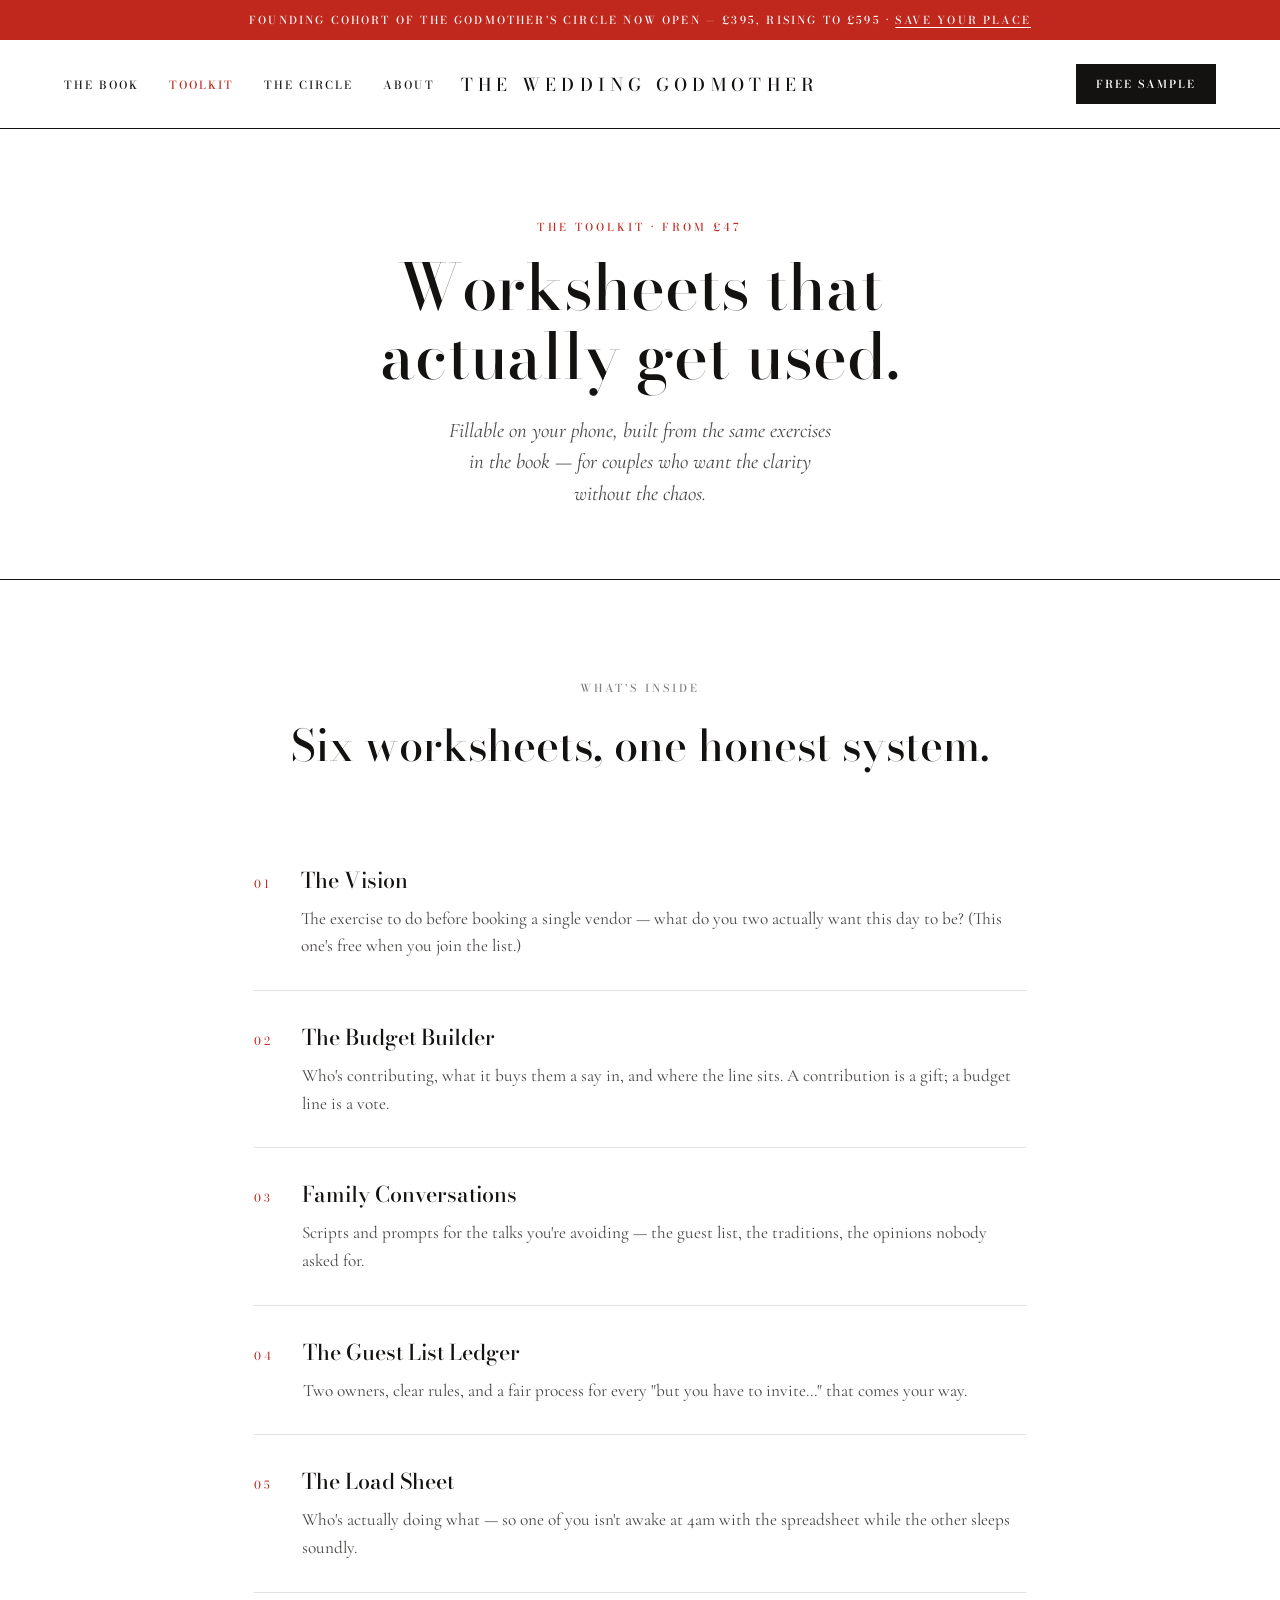
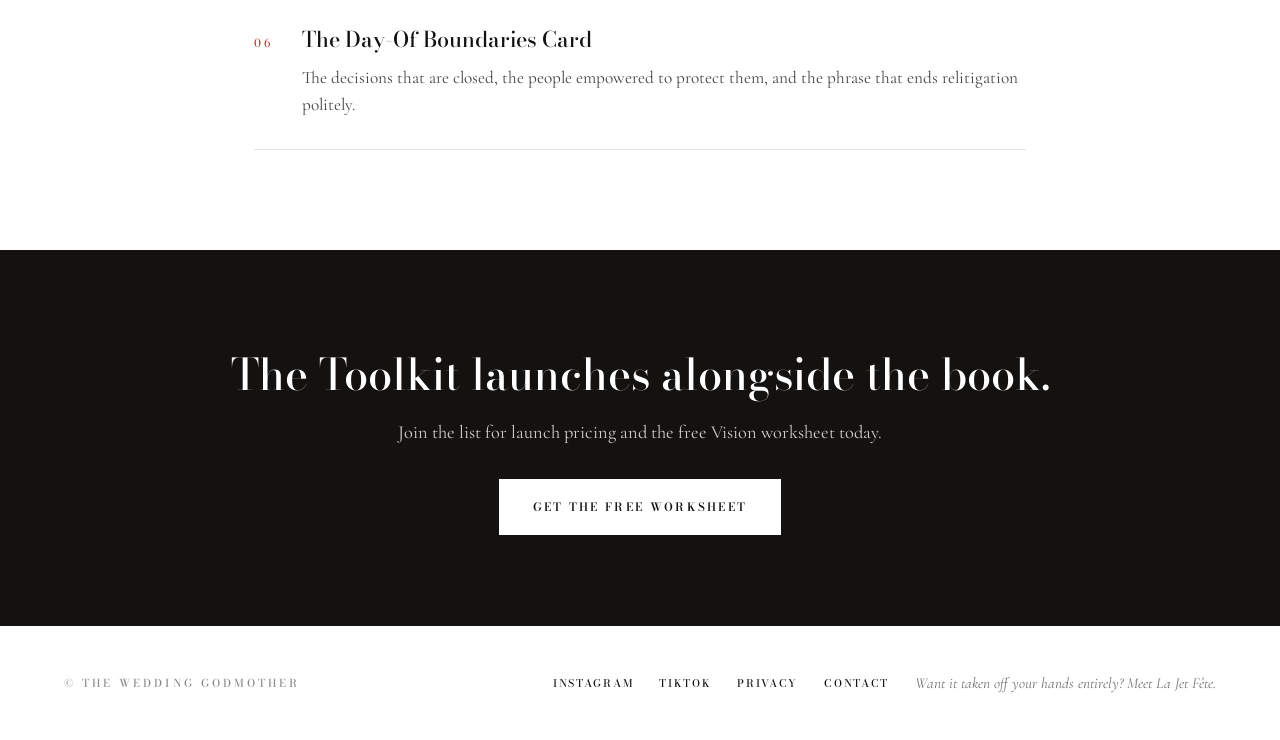
<file: toolkit/index.html>
<!DOCTYPE html>
<html lang="en">
<head>
<meta charset="UTF-8">
<meta name="viewport" content="width=device-width, initial-scale=1.0">
<title>The Toolkit — Fillable Wedding Planning Worksheets | The Wedding Godmother</title>
<meta name="description" content="Fillable wedding planning worksheets that actually get used — Vision, Budget Builder, Family Conversations and more. From £47.">
<meta property="og:type" content="website">
<meta property="og:title" content="The Toolkit — Fillable Wedding Planning Worksheets | The Wedding Godmother">
<meta property="og:description" content="Fillable wedding planning worksheets that actually get used — Vision, Budget Builder, Family Conversations and more. From £47.">
<meta property="og:url" content="https://weddinggodmother.co.uk/toolkit/">
<meta property="og:image" content="https://weddinggodmother.co.uk/assets/cover-lg.jpg">
<meta name="twitter:card" content="summary_large_image">
<link rel="preconnect" href="https://fonts.googleapis.com"><link rel="preconnect" href="https://fonts.gstatic.com" crossorigin><link href="https://fonts.googleapis.com/css2?family=Bodoni+Moda:ital,opsz,wght@0,6..96,400;0,6..96,500;0,6..96,600;1,6..96,400&family=Cormorant+Garamond:ital,wght@0,300;0,400;0,500;1,400;1,500&display=swap" rel="stylesheet">
<link rel="stylesheet" href="/styles.css">
</head>
<body>
<div class="announce" data-content-block="announcement">
  <span data-content="announcement_text">Founding cohort of The Godmother's Circle now open — £395, rising to £595</span> ·
  <a href="/circle/" data-content="announcement_link_text">Save your place</a>
</div>
<nav>
  <button class="hamburger" aria-label="Menu" onclick="document.getElementById('mm').classList.toggle('open')"><span></span><span></span><span></span></button>
  <div class="nav-menu"><a href="/book/">The Book</a><a href="/toolkit/" class="active">Toolkit</a><a href="/circle/">The Circle</a><a href="/about/">About</a></div>
  <a class="nav-mark" href="/">The Wedding Godmother</a>
  <a class="nav-cta" href="/#capture">Free sample</a>
</nav>
<div class="mobile-menu" id="mm"><a href="/book/">The Book</a><a href="/toolkit/" class="active">Toolkit</a><a href="/circle/">The Circle</a><a href="/about/">About</a></div>

<div class="page-head">
  <span class="label">The Toolkit · From £47</span>
  <h1>Worksheets that actually get used.</h1>
  <span class="sub">Fillable on your phone, built from the same exercises in the book — for couples who want the clarity without the chaos.</span>
</div>

<div class="list-block" style="border-top:none;">
  <span class="label">What's inside</span>
  <h2>Six worksheets, one honest system.</h2>
  <div class="item-row"><span class="num">01</span><div><h3>The Vision</h3><p>The exercise to do before booking a single vendor — what do you two actually want this day to be? (This one's free when you join the list.)</p></div></div>
  <div class="item-row"><span class="num">02</span><div><h3>The Budget Builder</h3><p>Who's contributing, what it buys them a say in, and where the line sits. A contribution is a gift; a budget line is a vote.</p></div></div>
  <div class="item-row"><span class="num">03</span><div><h3>Family Conversations</h3><p>Scripts and prompts for the talks you're avoiding — the guest list, the traditions, the opinions nobody asked for.</p></div></div>
  <div class="item-row"><span class="num">04</span><div><h3>The Guest List Ledger</h3><p>Two owners, clear rules, and a fair process for every "but you have to invite…" that comes your way.</p></div></div>
  <div class="item-row"><span class="num">05</span><div><h3>The Load Sheet</h3><p>Who's actually doing what — so one of you isn't awake at 4am with the spreadsheet while the other sleeps soundly.</p></div></div>
  <div class="item-row"><span class="num">06</span><div><h3>The Day-Of Boundaries Card</h3><p>The decisions that are closed, the people empowered to protect them, and the phrase that ends relitigation politely.</p></div></div>
</div>

<div class="cta-band">
  <h2>The Toolkit launches alongside the book.</h2>
  <p>Join the list for launch pricing and the free Vision worksheet today.</p>
  <a class="btn-solid" href="/#capture">Get the free worksheet</a>
</div>
<footer>
  <span class="label">© The Wedding Godmother</span>
  <div class="footer-links">
    <a href="https://www.instagram.com/wedgodmother/" target="_blank" rel="noopener">Instagram</a>
    <a href="https://www.tiktok.com/@wedgodmother" target="_blank" rel="noopener">TikTok</a>
    <a href="/privacy/">Privacy</a>
    <a href="/about/">Contact</a>
    <span class="footer-ljf">Want it taken off your hands entirely? Meet La Jet Fête.</span>
  </div>
</footer>
<script src="/js/site-content.js" defer></script>
</body>
</html>
</file>
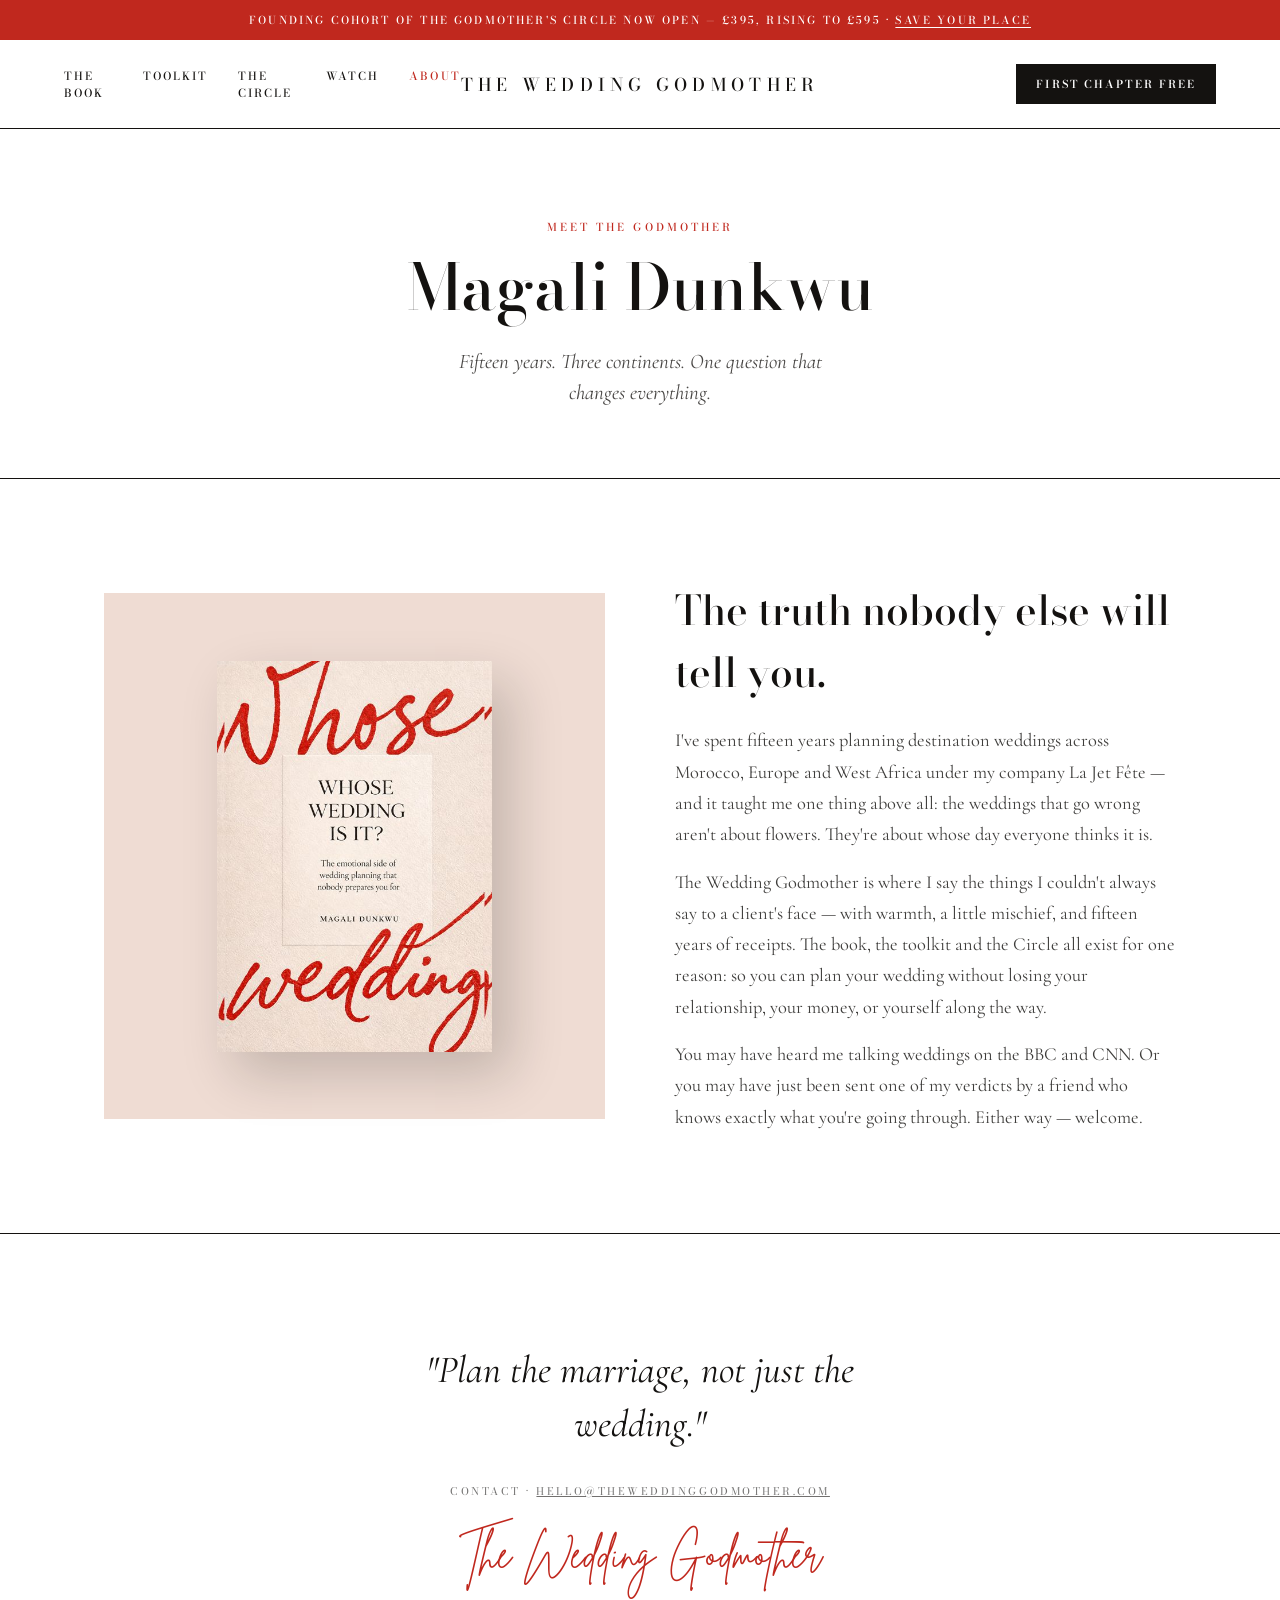
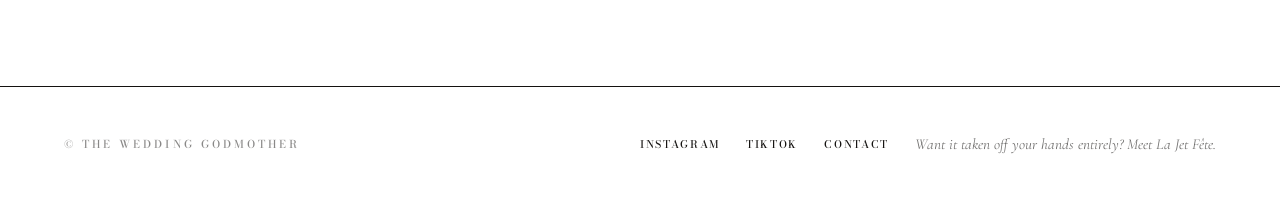
<file: site 2/about/index.html>
<!DOCTYPE html>
<html lang="en">
<head>
<meta charset="UTF-8">
<meta name="viewport" content="width=device-width, initial-scale=1.0">
<title>Meet the Godmother — Magali Dunkwu | The Wedding Godmother</title>
<meta name="description" content="Fifteen years planning destination weddings across Morocco, Europe and West Africa. BBC and CNN wedding expert. Founder of La Jet Fête.">
<link rel="preconnect" href="https://fonts.googleapis.com"><link rel="preconnect" href="https://fonts.gstatic.com" crossorigin><link href="https://fonts.googleapis.com/css2?family=Bodoni+Moda:ital,opsz,wght@0,6..96,400;0,6..96,500;0,6..96,600;1,6..96,400&family=Cormorant+Garamond:ital,wght@0,300;0,400;0,500;1,400;1,500&display=swap" rel="stylesheet">
<link rel="stylesheet" href="/styles.css">
</head>
<body>
<div class="announce" data-content-block="announcement">
  <span data-content="announcement_text">Founding cohort of The Godmother's Circle now open — £395, rising to £595</span> ·
  <a href="/circle/" data-content="announcement_link_text">Save your place</a>
</div>
<nav>
  <button class="hamburger" aria-label="Menu" onclick="document.getElementById('mm').classList.toggle('open')"><span></span><span></span><span></span></button>
  <div class="nav-menu"><a href="/book/">The Book</a><a href="/toolkit/">Toolkit</a><a href="/circle/">The Circle</a><a href="/watch/">Watch</a><a href="/about/" class="active">About</a></div>
  <a class="nav-mark" href="/">The Wedding Godmother</a>
  <a class="nav-cta" href="/#capture">First chapter free</a>
</nav>
<div class="mobile-menu" id="mm"><a href="/book/">The Book</a><a href="/toolkit/">Toolkit</a><a href="/circle/">The Circle</a><a href="/watch/">Watch</a><a href="/about/" class="active">About</a></div>

<div class="page-head">
  <span class="label">Meet the Godmother</span>
  <h1>Magali Dunkwu</h1>
  <span class="sub">Fifteen years. Three continents. One question that changes everything.</span>
</div>

<div class="content-split">
  <div class="content-visual"><img src="/assets/cover-sm.jpg" alt="Whose Wedding Is It? book cover" loading="lazy"></div>
  <div>
    <h2>The truth nobody else will tell you.</h2>
    <p>I've spent fifteen years planning destination weddings across Morocco, Europe and West Africa under my company La Jet Fête — and it taught me one thing above all: the weddings that go wrong aren't about flowers. They're about whose day everyone thinks it is.</p>
    <p>The Wedding Godmother is where I say the things I couldn't always say to a client's face — with warmth, a little mischief, and fifteen years of receipts. The book, the toolkit and the Circle all exist for one reason: so you can plan your wedding without losing your relationship, your money, or yourself along the way.</p>
    <p>You may have heard me talking weddings on the BBC and CNN. Or you may have just been sent one of my verdicts by a friend who knows exactly what you're going through. Either way — welcome.</p>
  </div>
</div>

<section class="quote" style="border-top:1px solid var(--ink);">
  <blockquote>"Plan the marriage, not just the wedding."</blockquote>
  <span class="attr">Contact · <a href="mailto:hello@theweddinggodmother.com" data-content-email style="color:inherit;text-decoration:underline;">hello@theweddinggodmother.com</a></span>
  <span class="sig">The Wedding Godmother</span>
</section>
<footer>
  <span class="label">© The Wedding Godmother</span>
  <div class="footer-links">
    <a href="#">Instagram</a>
    <a href="#">TikTok</a>
    <a href="/about/">Contact</a>
    <span class="footer-ljf">Want it taken off your hands entirely? Meet La Jet Fête.</span>
  </div>
</footer>
<script src="/js/site-content.js" defer></script>
</body>
</html>
</file>
<file: styles.css>
:root {
  --white: #FFFFFF;
  --paper: #F7F1EA;
  --blush: #EFDCD3;
  --ink: #141210;
  --red: #C0281E;
  --line: rgba(20, 18, 16, 0.12);
}

@font-face {
  font-family: 'Brittany Signature';
  src: url('/assets/BrittanySignature.woff2') format('woff2'),
       url('/assets/BrittanySignature.ttf') format('truetype');
  font-weight: 400;
  font-style: normal;
  font-display: swap;
}

* { margin: 0; padding: 0; box-sizing: border-box; }
html { scroll-behavior: smooth; }

body {
  background: var(--white);
  color: var(--ink);
  font-family: 'Cormorant Garamond', serif;
  font-size: 1.05rem;
  -webkit-font-smoothing: antialiased;
}

.label {
  font-family: 'Bodoni Moda', serif;
  text-transform: uppercase;
  letter-spacing: 0.28em;
  font-size: 0.68rem;
  font-weight: 500;
}

.script { font-family: 'Brittany Signature', cursive; color: var(--red); }

/* ANNOUNCEMENT BAR */
.announce {
  background: var(--red);
  color: var(--white);
  text-align: center;
  padding: 12px 5vw;
  font-family: 'Bodoni Moda', serif;
  font-size: 0.68rem;
  letter-spacing: 0.2em;
  text-transform: uppercase;
  font-weight: 500;
}

.announce a { color: var(--white); text-decoration: underline; text-underline-offset: 3px; }

/* NAV */
nav {
  display: grid;
  grid-template-columns: 1fr auto 1fr;
  align-items: center;
  padding: 24px 5vw;
  border-bottom: 1px solid var(--ink);
  background: var(--white);
  position: sticky;
  top: 0;
  z-index: 100;
}

.nav-menu { display: flex; gap: 30px; }

.nav-menu a {
  font-family: 'Bodoni Moda', serif;
  color: var(--ink);
  text-decoration: none;
  font-size: 0.7rem;
  font-weight: 500;
  letter-spacing: 0.18em;
  text-transform: uppercase;
}

.nav-menu a:hover, .nav-menu a.active { color: var(--red); }

.nav-mark {
  font-family: 'Bodoni Moda', serif;
  font-size: 1.1rem;
  letter-spacing: 0.3em;
  text-transform: uppercase;
  font-weight: 500;
  text-align: center;
  white-space: nowrap;
  color: var(--ink);
  text-decoration: none;
}

.nav-cta {
  justify-self: end;
  font-family: 'Bodoni Moda', serif;
  font-size: 0.68rem;
  font-weight: 600;
  letter-spacing: 0.18em;
  text-transform: uppercase;
  color: var(--white);
  background: var(--ink);
  text-decoration: none;
  padding: 12px 20px;
  transition: background 0.25s ease;
}

.nav-cta:hover { background: var(--red); }

.hamburger {
  display: none;
  background: none;
  border: none;
  cursor: pointer;
  padding: 8px;
  justify-self: start;
}

.hamburger span {
  display: block;
  width: 22px;
  height: 1.5px;
  background: var(--ink);
  margin: 5px 0;
}

.mobile-menu {
  display: none;
  border-bottom: 1px solid var(--ink);
  background: var(--white);
}

.mobile-menu.open { display: block; }

.mobile-menu a {
  display: block;
  padding: 18px 5vw;
  font-family: 'Bodoni Moda', serif;
  font-size: 0.75rem;
  letter-spacing: 0.2em;
  text-transform: uppercase;
  color: var(--ink);
  text-decoration: none;
  border-bottom: 1px solid var(--line);
}

@media (max-width: 900px) {
  .nav-menu { display: none; }
  .hamburger { display: block; }
  nav { grid-template-columns: auto 1fr auto; gap: 14px; }
  .nav-mark { font-size: 0.85rem; letter-spacing: 0.2em; }
  .nav-cta { font-size: 0.6rem; padding: 10px 14px; }
}

/* BUTTONS */
.btn-solid {
  display: inline-block;
  background: var(--ink);
  color: var(--white);
  text-decoration: none;
  font-family: 'Bodoni Moda', serif;
  font-size: 0.72rem;
  font-weight: 600;
  letter-spacing: 0.2em;
  text-transform: uppercase;
  padding: 19px 34px;
  border: none;
  cursor: pointer;
  transition: background 0.25s ease;
}

.btn-solid:hover { background: var(--red); }

.btn-ghost {
  display: inline-block;
  color: var(--ink);
  text-decoration: none;
  font-family: 'Bodoni Moda', serif;
  font-size: 0.72rem;
  font-weight: 600;
  letter-spacing: 0.2em;
  text-transform: uppercase;
  padding: 18px 30px;
  border: 1px solid var(--ink);
  transition: all 0.25s ease;
}

.btn-ghost:hover { border-color: var(--red); color: var(--red); }

/* HERO (homepage) */
.hero {
  display: grid;
  grid-template-columns: 1fr 1fr;
  min-height: 88vh;
  padding: 5vh 5vw 9vh;
  gap: 50px;
  align-items: end;
}

@media (max-width: 900px) {
  .hero { grid-template-columns: 1fr; align-items: start; padding-top: 7vh; min-height: unset; }
  .hero-visual { order: -1; }
}

.hero-copy { padding-bottom: 4vh; }

h1.hero-title {
  font-family: 'Bodoni Moda', serif;
  font-weight: 500;
  font-size: clamp(2.7rem, 5.6vw, 5.2rem);
  line-height: 1.06;
}

.hero-benefit {
  display: block;
  margin-top: 26px;
  max-width: 38ch;
  font-style: italic;
  font-size: 1.4rem;
  line-height: 1.5;
  color: rgba(20,18,16,0.8);
}

.hero-cta-row {
  display: flex;
  align-items: center;
  gap: 22px;
  margin-top: 44px;
  flex-wrap: wrap;
}

.hero-micro {
  display: block;
  margin-top: 20px;
  font-family: 'Bodoni Moda', serif;
  font-size: 0.66rem;
  letter-spacing: 0.14em;
  text-transform: uppercase;
  color: rgba(20,18,16,0.55);
}

.hero-visual { position: relative; display: flex; justify-content: center; align-items: center; }

.colour-block {
  background: var(--blush);
  width: 100%;
  aspect-ratio: 1/1.02;
  display: flex;
  justify-content: center;
  align-items: center;
  position: relative;
}

.book-cover { width: 52%; box-shadow: 22px 26px 60px rgba(20,18,16,0.22); }
.book-cover img { width: 100%; display: block; }

.book-flat {
  position: absolute;
  width: 26%;
  left: -8%;
  bottom: 12%;
  box-shadow: 12px 14px 34px rgba(20,18,16,0.16);
  background: var(--white);
}

.book-flat img { width: 100%; display: block; }

@media (max-width: 900px) { .book-flat { display: none; } }

/* PROOF STRIP */
.proof {
  border-top: 1px solid var(--ink);
  display: grid;
  grid-template-columns: repeat(4, 1fr);
}

@media (max-width: 800px) { .proof { grid-template-columns: 1fr 1fr; } }

.proof-item {
  padding: 36px 30px;
  border-right: 1px solid var(--line);
  text-align: center;
}

.proof-item:last-child { border-right: none; }
@media (max-width: 800px) { .proof-item:nth-child(2) { border-right: none; } .proof-item:nth-child(1), .proof-item:nth-child(2) { border-bottom: 1px solid var(--line); } }

.proof-item .big {
  font-family: 'Bodoni Moda', serif;
  font-size: 1.9rem;
  font-weight: 500;
  display: block;
  margin-bottom: 6px;
}

.proof-item .small {
  font-family: 'Bodoni Moda', serif;
  font-size: 0.62rem;
  letter-spacing: 0.22em;
  text-transform: uppercase;
  color: rgba(20,18,16,0.6);
}

/* PROBLEM */
.problem {
  border-top: 1px solid var(--ink);
  padding: 120px 5vw;
  text-align: center;
  background: var(--paper);
}

.problem .label { color: var(--red); display: block; margin-bottom: 22px; }

.problem h2 {
  font-family: 'Bodoni Moda', serif;
  font-weight: 500;
  font-size: clamp(2rem, 3.8vw, 3.2rem);
  max-width: 22ch;
  margin: 0 auto 50px;
}

.problem-lines { max-width: 560px; margin: 0 auto; }

.problem-lines p {
  font-style: italic;
  font-size: 1.35rem;
  line-height: 1.5;
  padding: 22px 0;
  border-bottom: 1px solid var(--line);
  color: rgba(20,18,16,0.85);
}

.problem-lines p:last-child { border-bottom: none; }

.problem .resolve {
  margin-top: 44px;
  font-size: 1.2rem;
  max-width: 46ch;
  margin-left: auto;
  margin-right: auto;
  line-height: 1.6;
}

.problem .resolve-label {
  display: block;
  font-family: 'Bodoni Moda', serif;
  font-size: 0.72rem;
  letter-spacing: 0.28em;
  text-transform: uppercase;
  color: var(--red);
  margin-top: 20px;
}

/* DOORS */
.doors-wrap { border-top: 1px solid var(--ink); padding: 110px 5vw; }

.doors-head { text-align: center; margin-bottom: 60px; }
.doors-head .label { display: block; margin-bottom: 16px; color: rgba(20,18,16,0.55); }
.doors-head h2 {
  font-family: 'Bodoni Moda', serif;
  font-weight: 500;
  font-size: clamp(1.9rem, 3.4vw, 2.9rem);
}

.doors {
  display: grid;
  grid-template-columns: repeat(3, 1fr);
  border: 1px solid var(--ink);
}

@media (max-width: 900px) { .doors { grid-template-columns: 1fr; } }
@media (max-width: 560px) { .doors { grid-template-columns: 1fr; } }

.door {
  padding: 52px 32px 46px;
  border-right: 1px solid var(--line);
  text-decoration: none;
  color: var(--ink);
  display: flex;
  flex-direction: column;
  min-height: 360px;
  transition: background 0.3s ease;
  position: relative;
}

.door:last-child { border-right: none; }
@media (max-width: 900px) { .door { border-bottom: 1px solid var(--line); } }
.door:hover { background: var(--paper); }

.door.featured { background: var(--ink); color: var(--white); }
.door.featured:hover { background: #241F1B; }
.door.featured .door-verb { color: var(--blush); }
.door.featured p { color: rgba(255,255,255,0.85); }

.door .badge {
  position: absolute;
  top: -13px;
  left: 50%;
  transform: translateX(-50%);
  background: var(--red);
  color: var(--white);
  font-family: 'Bodoni Moda', serif;
  font-size: 0.58rem;
  letter-spacing: 0.2em;
  text-transform: uppercase;
  padding: 7px 14px;
  white-space: nowrap;
}

.door .door-verb {
  font-family: 'Bodoni Moda', serif;
  font-size: 0.66rem;
  letter-spacing: 0.3em;
  text-transform: uppercase;
  color: var(--red);
  margin-bottom: 18px;
}

.door h3 {
  font-family: 'Bodoni Moda', serif;
  font-weight: 500;
  font-size: 1.55rem;
  margin-bottom: 14px;
}

.door p { font-size: 1.02rem; line-height: 1.55; color: rgba(20,18,16,0.78); flex-grow: 1; }

.door .door-price { font-family: 'Bodoni Moda', serif; font-size: 0.95rem; margin-top: 20px; }
.door .door-price s { opacity: 0.5; margin-left: 8px; font-size: 0.8rem; }

.door .door-cta {
  margin-top: 14px;
  font-family: 'Bodoni Moda', serif;
  font-size: 0.64rem;
  font-weight: 600;
  letter-spacing: 0.2em;
  text-transform: uppercase;
}

.door:hover .door-cta { color: var(--red); }
.door.featured:hover .door-cta { color: var(--blush); }

/* WATCH */
section.watch { border-top: 1px solid var(--ink); padding: 120px 5vw; }

.watch-head {
  display: flex;
  justify-content: space-between;
  align-items: flex-end;
  gap: 30px;
  flex-wrap: wrap;
  margin-bottom: 64px;
}

.watch-head h2 {
  font-family: 'Bodoni Moda', serif;
  font-weight: 500;
  font-size: clamp(2.1rem, 3.8vw, 3.2rem);
}

.watch-head p { max-width: 36ch; font-size: 1.1rem; line-height: 1.6; color: rgba(20,18,16,0.78); }

.episodes { display: grid; grid-template-columns: repeat(3, 1fr); gap: 40px; }
@media (max-width: 900px) { .episodes { grid-template-columns: 1fr; } }

.episode { text-decoration: none; color: var(--ink); }

.episode-frame {
  aspect-ratio: 4/5;
  background: var(--paper);
  display: flex;
  align-items: center;
  justify-content: center;
  margin-bottom: 20px;
  position: relative;
  transition: background 0.3s ease;
}

.episode:hover .episode-frame { background: var(--blush); }

.episode-frame .play {
  width: 58px; height: 58px;
  border: 1px solid var(--ink);
  border-radius: 50%;
  display: flex;
  align-items: center;
  justify-content: center;
  font-size: 0.7rem;
}

.episode-frame .ep-tag {
  position: absolute;
  top: 18px; left: 18px;
  font-family: 'Bodoni Moda', serif;
  font-size: 0.6rem;
  letter-spacing: 0.22em;
  text-transform: uppercase;
  font-weight: 600;
  color: rgba(20,18,16,0.55);
}

.episode h3 {
  font-family: 'Bodoni Moda', serif;
  font-weight: 500;
  font-size: 1.4rem;
  margin-bottom: 10px;
}

.episode .verdict {
  font-style: italic;
  font-size: 1.15rem;
  color: var(--red);
  line-height: 1.4;
  display: block;
}

.episode .ep-link {
  display: inline-block;
  margin-top: 12px;
  font-family: 'Bodoni Moda', serif;
  font-size: 0.6rem;
  letter-spacing: 0.18em;
  text-transform: uppercase;
  color: rgba(20,18,16,0.6);
}

/* QUOTE */
.quote { border-top: 1px solid var(--ink); padding: 110px 5vw; text-align: center; }

.quote blockquote {
  font-style: italic;
  font-weight: 400;
  font-size: clamp(1.6rem, 3vw, 2.4rem);
  line-height: 1.4;
  max-width: 26ch;
  margin: 0 auto 28px;
}

.quote .attr {
  font-family: 'Bodoni Moda', serif;
  font-size: 0.66rem;
  letter-spacing: 0.24em;
  text-transform: uppercase;
  color: rgba(20,18,16,0.6);
}

.quote .sig {
  display: block;
  font-family: 'Brittany Signature', cursive;
  font-size: 2.6rem;
  color: var(--red);
  margin-top: 34px;
  line-height: 1;
}

/* CAPTURE */
section.capture { border-top: 1px solid var(--ink); background: var(--paper); padding: 120px 5vw; }

.capture-grid {
  display: grid;
  grid-template-columns: 1fr 1fr;
  gap: 70px;
  max-width: 1100px;
  margin: 0 auto;
  align-items: center;
}

@media (max-width: 900px) { .capture-grid { grid-template-columns: 1fr; } }

.capture h2 {
  font-family: 'Bodoni Moda', serif;
  font-weight: 500;
  font-size: clamp(2rem, 3.8vw, 3.2rem);
  margin-bottom: 20px;
}

.capture .lead { font-size: 1.15rem; line-height: 1.65; color: rgba(20,18,16,0.8); margin-bottom: 34px; }

.capture-includes { list-style: none; margin-bottom: 38px; }

.capture-includes li {
  padding: 13px 0;
  border-bottom: 1px solid var(--line);
  font-size: 1.08rem;
  display: flex;
  gap: 14px;
  align-items: baseline;
}

.capture-includes li::before { content: '—'; color: var(--red); font-family: 'Bodoni Moda', serif; }

.capture-form { display: flex; border: 1px solid var(--ink); background: var(--white); max-width: 460px; }

.capture-form input {
  flex-grow: 1;
  border: none;
  background: transparent;
  padding: 18px 20px;
  font-family: 'Cormorant Garamond', serif;
  font-size: 1.05rem;
  color: var(--ink);
  min-width: 0;
}

.capture-form input:focus { outline: 2px solid var(--red); outline-offset: -2px; }

.capture-form button {
  border: none;
  background: var(--ink);
  color: var(--white);
  padding: 0 28px;
  font-family: 'Bodoni Moda', serif;
  font-size: 0.66rem;
  font-weight: 600;
  letter-spacing: 0.18em;
  text-transform: uppercase;
  cursor: pointer;
  transition: background 0.25s ease;
  white-space: nowrap;
}

.capture-form button:hover { background: var(--red); }

.capture-micro {
  margin-top: 16px;
  font-family: 'Bodoni Moda', serif;
  letter-spacing: 0.1em;
  font-size: 0.62rem;
  text-transform: uppercase;
  color: rgba(20,18,16,0.55);
}

.capture-visual {
  background: var(--blush);
  aspect-ratio: 1/1.05;
  display: flex;
  justify-content: center;
  align-items: center;
}

.capture-visual img { width: 55%; box-shadow: 18px 22px 50px rgba(20,18,16,0.2); }

/* PAGE HEADERS (inner pages) */
.page-head {
  padding: 90px 5vw 70px;
  text-align: center;
  border-bottom: 1px solid var(--ink);
}

.page-head .label { color: var(--red); display: block; margin-bottom: 18px; }

.page-head h1 {
  font-family: 'Bodoni Moda', serif;
  font-weight: 500;
  font-size: clamp(2.4rem, 5vw, 4.2rem);
  line-height: 1.08;
  max-width: 18ch;
  margin: 0 auto;
}

.page-head .sub {
  display: block;
  margin: 24px auto 0;
  max-width: 44ch;
  font-style: italic;
  font-size: 1.3rem;
  line-height: 1.5;
  color: rgba(20,18,16,0.78);
}

/* GENERIC CONTENT SECTIONS */
.content-split {
  display: grid;
  grid-template-columns: 1fr 1fr;
  gap: 70px;
  padding: 100px 5vw;
  align-items: center;
  max-width: 1200px;
  margin: 0 auto;
}

@media (max-width: 900px) { .content-split { grid-template-columns: 1fr; gap: 44px; } }

.content-split h2 {
  font-family: 'Bodoni Moda', serif;
  font-weight: 500;
  font-size: clamp(1.8rem, 3.2vw, 2.6rem);
  margin-bottom: 22px;
}

.content-split p { font-size: 1.15rem; line-height: 1.7; color: rgba(20,18,16,0.82); }
.content-split p + p { margin-top: 16px; }

.content-visual {
  background: var(--blush);
  aspect-ratio: 1/1.05;
  display: flex;
  justify-content: center;
  align-items: center;
}

.content-visual img { width: 55%; box-shadow: 18px 22px 50px rgba(20,18,16,0.2); }

/* LIST BLOCKS (toolkit worksheets, circle weeks) */
.list-block { padding: 100px 5vw; border-top: 1px solid var(--ink); max-width: 900px; margin: 0 auto; }

.list-block > .label { display: block; text-align: center; color: rgba(20,18,16,0.55); margin-bottom: 16px; }

.list-block h2 {
  font-family: 'Bodoni Moda', serif;
  font-weight: 500;
  font-size: clamp(1.9rem, 3.4vw, 2.8rem);
  text-align: center;
  margin-bottom: 56px;
}

.item-row {
  display: grid;
  grid-template-columns: auto 1fr;
  gap: 30px;
  padding: 30px 0;
  border-bottom: 1px solid var(--line);
  align-items: baseline;
}

.item-row .num {
  font-family: 'Bodoni Moda', serif;
  font-size: 0.7rem;
  letter-spacing: 0.24em;
  color: var(--red);
}

.item-row h3 {
  font-family: 'Bodoni Moda', serif;
  font-weight: 500;
  font-size: 1.35rem;
  margin-bottom: 8px;
}

.item-row p { font-size: 1.08rem; line-height: 1.6; color: rgba(20,18,16,0.78); }

/* CTA BAND */
.cta-band {
  border-top: 1px solid var(--ink);
  background: var(--ink);
  color: var(--white);
  text-align: center;
  padding: 90px 5vw;
}

.cta-band h2 {
  font-family: 'Bodoni Moda', serif;
  font-weight: 500;
  font-size: clamp(1.8rem, 3.4vw, 2.8rem);
  margin-bottom: 14px;
}

.cta-band p { font-size: 1.15rem; color: rgba(255,255,255,0.8); margin-bottom: 36px; }

.cta-band .btn-solid { background: var(--white); color: var(--ink); }
.cta-band .btn-solid:hover { background: var(--red); color: var(--white); }

/* FOOTER */
footer {
  border-top: 1px solid var(--ink);
  padding: 48px 5vw;
  display: flex;
  justify-content: space-between;
  align-items: center;
  flex-wrap: wrap;
  gap: 20px;
}

footer .label { color: rgba(20,18,16,0.5); }

.footer-links { display: flex; gap: 26px; align-items: center; flex-wrap: wrap; }

.footer-links a {
  font-family: 'Bodoni Moda', serif;
  font-size: 0.66rem;
  font-weight: 500;
  color: var(--ink);
  text-decoration: none;
  letter-spacing: 0.16em;
  text-transform: uppercase;
}

.footer-ljf { font-style: italic; font-size: 0.95rem; color: rgba(20,18,16,0.6); }

@media (prefers-reduced-motion: reduce) {
  * { transition: none !important; scroll-behavior: auto !important; }
}

/* Anchor scroll offset so sticky nav never covers the jump target */
#capture, #doors, #watch, #book, #waitlist {
  scroll-margin-top: 90px;
}

@media (max-width: 900px) {
  #capture, #doors, #watch, #book, #waitlist {
    scroll-margin-top: 70px;
  }
}

/* Mobile fit: stop the page being wider than a phone screen */
.capture-form input { min-width: 0; }
@media (max-width: 900px) {
  nav { grid-template-columns: auto minmax(0, 1fr) auto; }
  .nav-mark { min-width: 0; white-space: normal; line-height: 1.4; text-align: center; }
  .capture-form { max-width: 100%; }
  .capture-btn { padding-left: 16px; padding-right: 16px; white-space: nowrap; }
  [class*="capture"] > div, .content-split > div { min-width: 0; }
}
@media (max-width: 420px) {
  .nav-mark { font-size: 0.72rem; letter-spacing: 0.12em; }
  .nav-cta { padding: 9px 10px; letter-spacing: 0.1em; }
}
</file>
